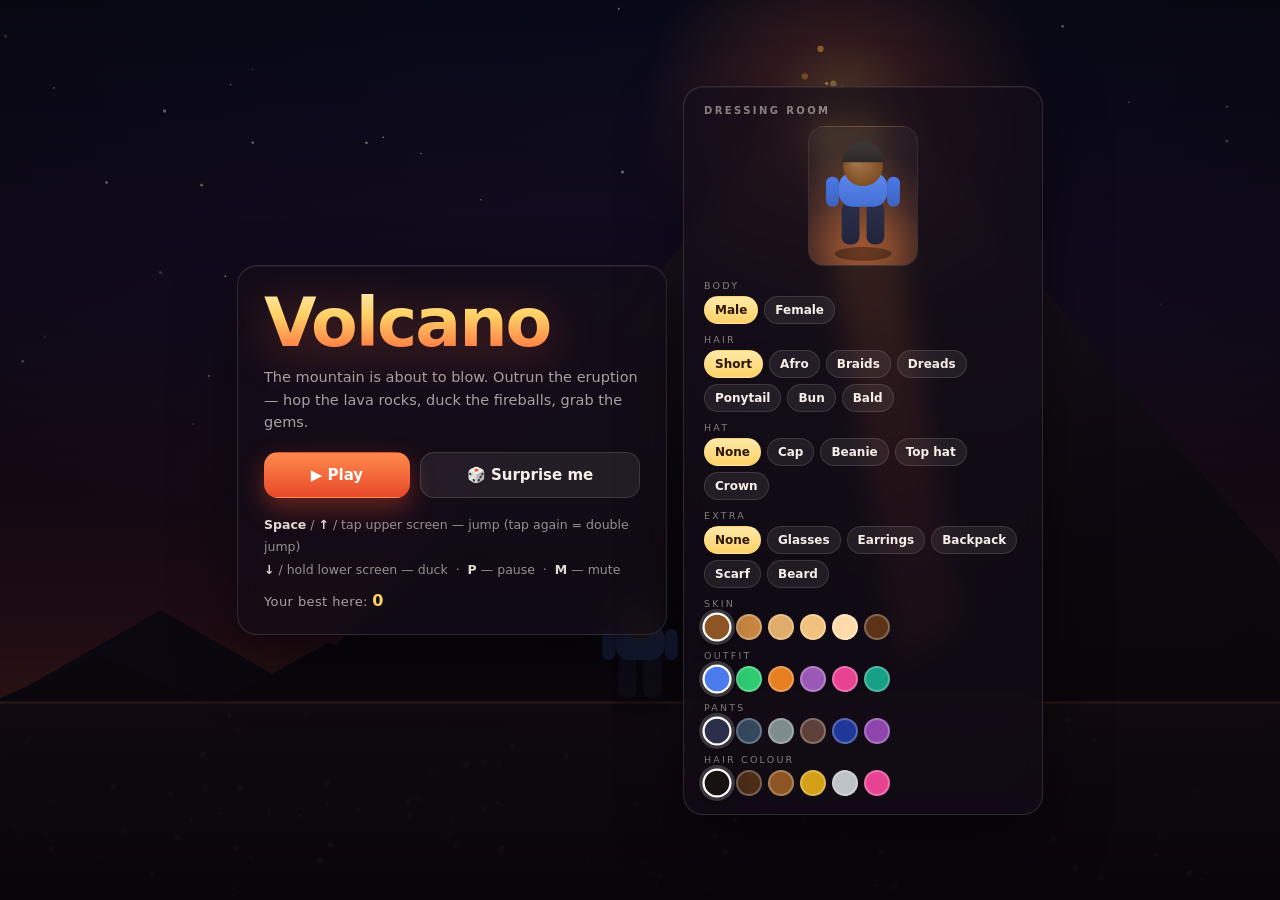
<file: index.html>
<!DOCTYPE html>
<html lang="en">
<head>
<meta charset="utf-8" />
<meta name="viewport" content="width=device-width, initial-scale=1, viewport-fit=cover" />
<meta name="theme-color" content="#0b0710" />
<title>Volcano</title>
<meta name="description" content="Volcano — an endless eruption runner on start.ng. Dodge the rocks, duck the fireballs and grab the gems before the mountain blows." />
<link rel="icon" href="favicon.png" />
<link rel="apple-touch-icon" href="favicon.png" />
<link rel="stylesheet" href="styles.css" />
</head>
<body>
<main id="stage">
  <canvas id="game" aria-label="Volcano game canvas"></canvas>

  <!-- ===================== in-game HUD ===================== -->
  <header id="hud" class="hidden">
    <div class="hud-group">
      <div class="stat">
        <span id="score">0</span>
        <small>score</small>
      </div>
      <div class="stat tiny">
        <span id="bestHud">0</span>
        <small>best</small>
      </div>
    </div>
    <div class="hud-group">
      <div id="lives" class="lives" aria-label="lives"></div>
      <button id="pauseBtn" class="icon-btn" type="button" title="Pause (P)">❚❚</button>
      <button id="muteBtn" class="icon-btn" type="button" title="Mute (M)">🔊</button>
    </div>
  </header>

  <!-- ===================== start menu ====================== -->
  <section id="menu" class="overlay">
    <div class="panel">
      <h1>Volcano</h1>
      <p class="tag">The mountain is about to blow. Outrun the eruption — hop the lava rocks, duck the fireballs, grab the gems.</p>

      <!-- who is playing, from start.ng -->
      <div id="playerChip" class="pchip hidden">
        <img id="playerFace" alt="" />
        <div class="pinfo">
          <b id="playerName"></b>
          <span id="playerAccount"></span>
        </div>
        <button id="playerSignIn" class="btn mini hidden" type="button">Sign in</button>
      </div>
      <p id="playerNote" class="pnote hidden">You run as your start.ng character.</p>

      <div class="btn-row">
        <button id="playBtn" class="btn primary" type="button">▶ Play</button>
        <button id="randomBtn" class="btn ghost" type="button">🎲 Surprise me</button>
      </div>
      <p class="hint">
        <strong>Space</strong> / <strong>↑</strong> / tap upper screen — jump (tap again = double jump)<br />
        <strong>↓</strong> / hold lower screen — duck &nbsp;·&nbsp; <strong>P</strong> — pause &nbsp;·&nbsp; <strong>M</strong> — mute
      </p>
      <p class="best-line">Your best here: <strong id="menuBest">0</strong></p>

      <div id="boardWrap" class="board hidden">
        <h3>Top runs <small id="boardScope">start.ng</small></h3>
        <ol id="board"></ol>
        <button id="boardRefresh" class="linky" type="button">refresh</button>
      </div>
    </div>

    <div class="panel slim">
      <h3 class="slim-title">Dressing room</h3>
      <canvas id="preview" width="110" height="140" aria-label="Character preview"></canvas>
      <div id="customizer"></div>
      <button id="useStartngLook" class="btn ghost mini wide hidden" type="button">↺ Use my start.ng look</button>
    </div>
  </section>

  <!-- ===================== paused =========================== -->
  <section id="pauseOverlay" class="overlay hidden">
    <div class="panel narrow">
      <h2>Paused</h2>
      <p class="tag">Catch your breath — the lava is patient.</p>
      <div class="btn-row column">
        <button id="resumeBtn" class="btn primary" type="button">▶ Resume</button>
        <button id="restartBtn" class="btn ghost" type="button">↻ Restart</button>
        <button id="quitBtn" class="btn ghost" type="button">⌂ Main menu</button>
      </div>
    </div>
  </section>

  <!-- ===================== game over ======================== -->
  <section id="overOverlay" class="overlay hidden">
    <div class="panel narrow">
      <h2>The mountain won</h2>
      <p id="newBest" class="badge hidden">★ New best score ★</p>
      <div class="final-stats">
        <div class="stat">
          <span id="finalScore">0</span>
          <small>score</small>
        </div>
        <div class="stat tiny">
          <span id="finalBest">0</span>
          <small>best</small>
        </div>
      </div>
      <p id="scoreMsg" class="msg hidden"></p>
      <div class="btn-row column">
        <button id="againBtn" class="btn primary" type="button">↻ Run again</button>
        <button id="menuBtn" class="btn ghost" type="button">⌂ Main menu</button>
        <button id="signInBtn" class="btn ghost mini hidden" type="button">Sign in to save your score</button>
      </div>
      <div id="finalBoardWrap" class="board hidden">
        <h3>Top runs <small>start.ng</small></h3>
        <ol id="finalBoard"></ol>
      </div>
    </div>
  </section>
</main>

<script src="startng.js"></script>
<script src="game.js"></script>
</body>
</html>
</file>
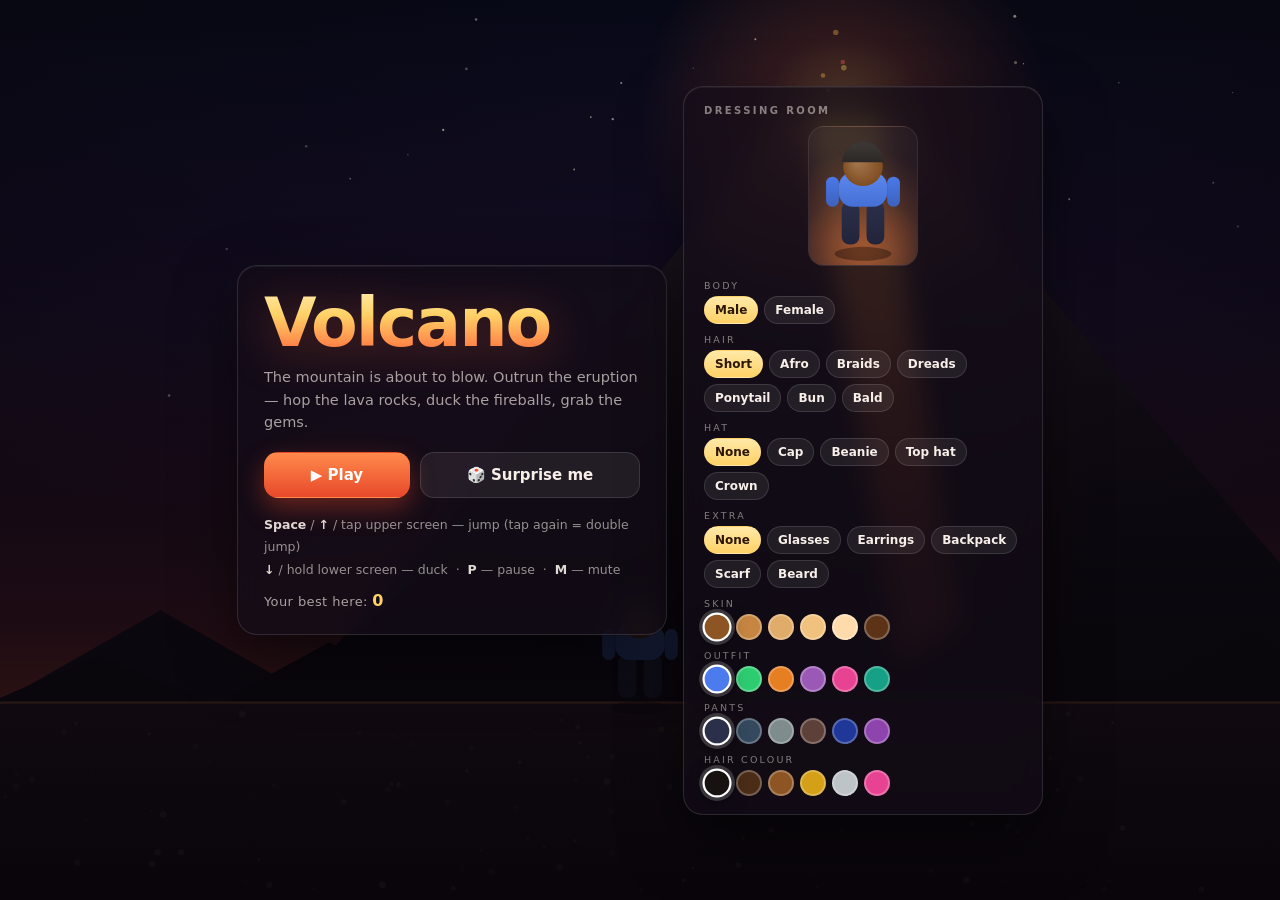
<file: play.html>
<!DOCTYPE html>
<html lang="en">
<head>
<meta charset="utf-8" />
<meta name="viewport" content="width=device-width, initial-scale=1, viewport-fit=cover" />
<meta name="theme-color" content="#0b0710" />
<title>Volcano</title>
<meta name="description" content="Volcano — an endless eruption runner on start.ng. Dodge the rocks, duck the fireballs and grab the gems before the mountain blows." />
<link rel="icon" href="favicon.png" />
<link rel="apple-touch-icon" href="favicon.png" />
<style>
/* =========================================================================
   VOLCANO — styles
   ========================================================================= */

:root {
  --bg: #0b0710;
  --panel: rgba(20, 13, 24, 0.72);
  --panel-solid: #140d18;
  --border: rgba(255, 255, 255, 0.12);
  --text: #f7efe8;
  --muted: rgba(247, 239, 232, 0.66);
  --accent: #ff6b3d;
  --accent-2: #ffd166;
  --danger: #ff5c7a;
  --radius: 20px;
}

* { box-sizing: border-box; }

html, body {
  margin: 0;
  padding: 0;
  height: 100%;
  background: var(--bg);
  color: var(--text);
  overflow: hidden;
  font-family: ui-sans-serif, system-ui, -apple-system, "Segoe UI", Roboto,
    "Helvetica Neue", Arial, sans-serif;
  -webkit-font-smoothing: antialiased;
  -webkit-tap-highlight-color: transparent;
  user-select: none;
}

#stage { position: fixed; inset: 0; }

#game {
  display: block;
  width: 100%;
  height: 100%;
  touch-action: none;
}

/* -------------------------------------------------------------- HUD ---- */
#hud {
  position: absolute;
  inset: 0 0 auto 0;
  display: flex;
  align-items: flex-start;
  justify-content: space-between;
  gap: 12px;
  padding: calc(12px + env(safe-area-inset-top)) calc(14px + env(safe-area-inset-right))
           12px calc(14px + env(safe-area-inset-left));
  pointer-events: none;
  z-index: 3;
}

.hud-group { display: flex; align-items: center; gap: 10px; }

.stat { display: flex; flex-direction: column; line-height: 1; }
.stat span {
  font-size: clamp(26px, 4.4vw, 40px);
  font-weight: 800;
  letter-spacing: -1px;
  font-variant-numeric: tabular-nums;
  text-shadow: 0 2px 14px rgba(0, 0, 0, 0.6);
}
.stat small {
  font-size: 10px;
  letter-spacing: 2.4px;
  text-transform: uppercase;
  color: var(--muted);
  margin-top: 4px;
}
.stat.tiny span { font-size: clamp(15px, 2.4vw, 20px); font-weight: 700; }
.stat.tiny small { font-size: 9px; }

.lives { display: flex; gap: 4px; font-size: clamp(18px, 2.6vw, 24px); }
.heart { color: var(--danger); text-shadow: 0 0 14px rgba(255, 92, 122, 0.7); transition: opacity .2s; }
.heart.lost { opacity: 0.22; text-shadow: none; }

.icon-btn {
  pointer-events: auto;
  width: 40px;
  height: 40px;
  font-size: 15px;
  color: var(--text);
  background: rgba(255, 255, 255, 0.09);
  border: 1px solid var(--border);
  border-radius: 12px;
  cursor: pointer;
  display: inline-flex;
  align-items: center;
  justify-content: center;
  transition: background .15s, transform .1s;
}
.icon-btn:hover { background: rgba(255, 255, 255, 0.16); }
.icon-btn:active { transform: scale(0.94); }

/* --------------------------------------------------------- overlays ---- */
.overlay {
  position: absolute;
  inset: 0;
  z-index: 2;
  display: flex;
  flex-wrap: wrap;
  align-items: center;
  justify-content: center;
  gap: 16px;
  padding: 24px 18px calc(24px + env(safe-area-inset-bottom));
  overflow-y: auto;
  background:
    radial-gradient(120% 80% at 50% 8%, rgba(10, 6, 14, 0.25), rgba(8, 5, 11, 0.78) 70%);
}

.panel {
  position: relative;
  width: min(430px, 100%);
  padding: 24px 26px;
  background: var(--panel);
  border: 1px solid var(--border);
  border-radius: var(--radius);
  box-shadow: 0 24px 60px rgba(0, 0, 0, 0.5), inset 0 1px 0 rgba(255, 255, 255, 0.06);
  backdrop-filter: blur(12px);
  -webkit-backdrop-filter: blur(12px);
}
.panel.slim { width: min(360px, 100%); padding: 18px 20px; }
.panel.narrow { width: min(340px, 100%); text-align: center; }

h1 {
  margin: 0 0 10px;
  font-size: clamp(40px, 8.6vw, 68px);
  line-height: 0.98;
  letter-spacing: -2px;
  font-weight: 800;
  background: linear-gradient(180deg, #ffe9a8 0%, var(--accent-2) 38%, var(--accent) 100%);
  -webkit-background-clip: text;
  background-clip: text;
  color: transparent;
  filter: drop-shadow(0 6px 24px rgba(255, 107, 61, 0.35));
}

h2 { margin: 0 0 8px; font-size: 26px; letter-spacing: -0.5px; }

.tag { margin: 0 0 18px; font-size: 14.5px; line-height: 1.55; color: var(--muted); }
.hint { margin: 16px 0 0; font-size: 12.5px; line-height: 1.8; color: rgba(247, 239, 232, 0.58); }
.hint strong { color: rgba(247, 239, 232, 0.9); font-weight: 600; }
.best-line { margin: 10px 0 0; font-size: 13px; color: var(--muted); letter-spacing: 0.4px; }
.best-line strong { color: var(--accent-2); font-size: 16px; }

.badge {
  display: inline-block;
  margin: 0 0 14px;
  padding: 6px 12px;
  font-size: 12px;
  font-weight: 700;
  letter-spacing: 1px;
  text-transform: uppercase;
  color: #2b1607;
  background: linear-gradient(180deg, #ffe9a8, var(--accent-2));
  border-radius: 999px;
  box-shadow: 0 6px 18px rgba(255, 209, 102, 0.35);
}

.btn-row { display: flex; flex-wrap: wrap; gap: 10px; }
.btn-row.column { flex-direction: column; }
.btn {
  flex: 1 1 auto;
  min-width: 140px;
  padding: 13px 18px;
  font-size: 15px;
  font-weight: 700;
  font-family: inherit;
  color: var(--text);
  border: 1px solid transparent;
  border-radius: 14px;
  cursor: pointer;
  transition: transform .1s, box-shadow .15s, background .15s;
}
.btn:active { transform: translateY(1px) scale(0.99); }
.btn.primary {
  color: #fff;
  background: linear-gradient(180deg, #ff8a4c, #e8482a);
  box-shadow: 0 10px 26px rgba(232, 72, 42, 0.4);
}
.btn.primary:hover { box-shadow: 0 12px 30px rgba(232, 72, 42, 0.55); }
.btn.ghost {
  background: rgba(255, 255, 255, 0.07);
  border-color: var(--border);
}
.btn.ghost:hover { background: rgba(255, 255, 255, 0.13); }

.final-stats {
  display: flex;
  justify-content: center;
  gap: 26px;
  margin: 12px 0 20px;
}
.final-stats .stat { align-items: center; }

/* ------------------------------------------------------- customizer ---- */
#preview {
  display: block;
  width: 110px;
  height: 140px;
  margin: 0 auto 14px;
  border-radius: 16px;
  background:
    radial-gradient(90% 60% at 50% 92%, rgba(255, 130, 60, 0.28), rgba(255, 130, 60, 0) 70%),
    rgba(255, 255, 255, 0.04);
  border: 1px solid rgba(255, 255, 255, 0.08);
}

#customizer { display: flex; flex-direction: column; gap: 10px; }

.crow { display: flex; flex-direction: column; gap: 5px; }
.clabel {
  font-size: 9.5px;
  letter-spacing: 2.2px;
  text-transform: uppercase;
  color: rgba(247, 239, 232, 0.5);
}
.copts { display: flex; flex-wrap: wrap; gap: 6px; }

.opt {
  padding: 6px 10px;
  font-size: 12px;
  font-weight: 600;
  font-family: inherit;
  color: var(--text);
  background: rgba(255, 255, 255, 0.07);
  border: 1px solid var(--border);
  border-radius: 999px;
  cursor: pointer;
  transition: background .12s, border-color .12s, color .12s;
}
.opt:hover { background: rgba(255, 255, 255, 0.14); }
.opt.on {
  color: #2b1607;
  background: linear-gradient(180deg, #ffe9a8, var(--accent-2));
  border-color: transparent;
}

.sw {
  width: 26px;
  height: 26px;
  padding: 0;
  border-radius: 50%;
  border: 2px solid rgba(255, 255, 255, 0.25);
  cursor: pointer;
  transition: transform .12s, box-shadow .12s, border-color .12s;
}
.sw:hover { transform: scale(1.08); }
.sw.on {
  border-color: #fff;
  transform: scale(1.12);
  box-shadow: 0 0 0 3px rgba(255, 255, 255, 0.18), 0 4px 14px rgba(0, 0, 0, 0.5);
}

/* --------------------------------------------------------- start.ng ---- */
.pchip {
  display: flex;
  align-items: center;
  gap: 10px;
  margin: 0 0 14px;
  padding: 8px 12px 8px 8px;
  background: rgba(255, 255, 255, 0.06);
  border: 1px solid var(--border);
  border-radius: 999px;
}
.pchip img {
  width: 42px;
  height: 42px;
  border-radius: 50%;
  background: rgba(255, 255, 255, 0.09);
  object-fit: cover;
  flex: 0 0 auto;
}
.pchip .pinfo { min-width: 0; flex: 1 1 auto; }
.pchip b {
  display: block;
  font-size: 15px;
  line-height: 1.2;
  white-space: nowrap;
  overflow: hidden;
  text-overflow: ellipsis;
}
.pchip span { font-size: 11.5px; color: var(--muted); }
.pnote {
  margin: -8px 0 14px;
  font-size: 11.5px;
  letter-spacing: 0.3px;
  color: rgba(247, 239, 232, 0.5);
}

.btn.mini { padding: 8px 12px; font-size: 12.5px; min-width: 0; border-radius: 999px; }
.btn.wide { width: 100%; margin-top: 12px; }

.msg {
  margin: 0 0 16px;
  font-size: 12.5px;
  line-height: 1.5;
  color: var(--accent-2);
}

.slim-title {
  margin: 0 0 10px;
  font-size: 10px;
  letter-spacing: 2.4px;
  text-transform: uppercase;
  color: rgba(247, 239, 232, 0.5);
  font-weight: 600;
}

.board { margin-top: 16px; padding-top: 14px; border-top: 1px solid var(--border); text-align: left; }
.board h3 {
  margin: 0 0 10px;
  font-size: 10px;
  letter-spacing: 2.4px;
  text-transform: uppercase;
  color: rgba(247, 239, 232, 0.5);
  font-weight: 600;
}
.board h3 small { letter-spacing: 1px; opacity: 0.7; text-transform: none; }
.board ol { list-style: none; margin: 0; padding: 0; display: flex; flex-direction: column; gap: 6px; }

.brow {
  display: grid;
  grid-template-columns: 10px 32px 1fr auto;
  align-items: center;
  gap: 8px;
  padding: 6px 8px;
  border-radius: 10px;
  background: rgba(255, 255, 255, 0.04);
  font-size: 13px;
}
.brow.me { background: rgba(255, 209, 102, 0.14); box-shadow: inset 0 0 0 1px rgba(255, 209, 102, 0.35); }
.bdot { width: 10px; height: 10px; border-radius: 50%; display: block; }
.brank { font-size: 11px; font-weight: 700; color: var(--muted); font-variant-numeric: tabular-nums; }
.bname { white-space: nowrap; overflow: hidden; text-overflow: ellipsis; font-weight: 600; }
.bval { font-variant-numeric: tabular-nums; color: var(--accent-2); }
.bsub { grid-column: 3 / 5; font-size: 10.5px; color: rgba(247, 239, 232, 0.45); }

.linky {
  margin-top: 10px;
  padding: 0;
  font: inherit;
  font-size: 11px;
  color: rgba(247, 239, 232, 0.5);
  background: none;
  border: 0;
  text-decoration: underline;
  cursor: pointer;
}
.linky:hover { color: var(--text); }

/* ------------------------------------------------------------ utils ---- */
.hidden { display: none !important; }

@media (max-width: 820px) {
  .overlay { align-items: flex-start; justify-content: center; padding-top: 4vh; }
  .panel { padding: 18px 18px; }
  h1 { margin-bottom: 6px; }
  .tag { margin-bottom: 14px; font-size: 13.5px; }
  .hint { font-size: 11.5px; }
  #preview { width: 92px; height: 116px; }
}

@media (max-height: 520px) {
  .hint { display: none; }
  #preview { display: none; }
}

</style>
</head>
<body>
<main id="stage">
  <canvas id="game" aria-label="Volcano game canvas"></canvas>

  <!-- ===================== in-game HUD ===================== -->
  <header id="hud" class="hidden">
    <div class="hud-group">
      <div class="stat">
        <span id="score">0</span>
        <small>score</small>
      </div>
      <div class="stat tiny">
        <span id="bestHud">0</span>
        <small>best</small>
      </div>
    </div>
    <div class="hud-group">
      <div id="lives" class="lives" aria-label="lives"></div>
      <button id="pauseBtn" class="icon-btn" type="button" title="Pause (P)">❚❚</button>
      <button id="muteBtn" class="icon-btn" type="button" title="Mute (M)">🔊</button>
    </div>
  </header>

  <!-- ===================== start menu ====================== -->
  <section id="menu" class="overlay">
    <div class="panel">
      <h1>Volcano</h1>
      <p class="tag">The mountain is about to blow. Outrun the eruption — hop the lava rocks, duck the fireballs, grab the gems.</p>

      <!-- who is playing, from start.ng -->
      <div id="playerChip" class="pchip hidden">
        <img id="playerFace" alt="" />
        <div class="pinfo">
          <b id="playerName"></b>
          <span id="playerAccount"></span>
        </div>
        <button id="playerSignIn" class="btn mini hidden" type="button">Sign in</button>
      </div>
      <p id="playerNote" class="pnote hidden">You run as your start.ng character.</p>

      <div class="btn-row">
        <button id="playBtn" class="btn primary" type="button">▶ Play</button>
        <button id="randomBtn" class="btn ghost" type="button">🎲 Surprise me</button>
      </div>
      <p class="hint">
        <strong>Space</strong> / <strong>↑</strong> / tap upper screen — jump (tap again = double jump)<br />
        <strong>↓</strong> / hold lower screen — duck &nbsp;·&nbsp; <strong>P</strong> — pause &nbsp;·&nbsp; <strong>M</strong> — mute
      </p>
      <p class="best-line">Your best here: <strong id="menuBest">0</strong></p>

      <div id="boardWrap" class="board hidden">
        <h3>Top runs <small id="boardScope">start.ng</small></h3>
        <ol id="board"></ol>
        <button id="boardRefresh" class="linky" type="button">refresh</button>
      </div>
    </div>

    <div class="panel slim">
      <h3 class="slim-title">Dressing room</h3>
      <canvas id="preview" width="110" height="140" aria-label="Character preview"></canvas>
      <div id="customizer"></div>
      <button id="useStartngLook" class="btn ghost mini wide hidden" type="button">↺ Use my start.ng look</button>
    </div>
  </section>

  <!-- ===================== paused =========================== -->
  <section id="pauseOverlay" class="overlay hidden">
    <div class="panel narrow">
      <h2>Paused</h2>
      <p class="tag">Catch your breath — the lava is patient.</p>
      <div class="btn-row column">
        <button id="resumeBtn" class="btn primary" type="button">▶ Resume</button>
        <button id="restartBtn" class="btn ghost" type="button">↻ Restart</button>
        <button id="quitBtn" class="btn ghost" type="button">⌂ Main menu</button>
      </div>
    </div>
  </section>

  <!-- ===================== game over ======================== -->
  <section id="overOverlay" class="overlay hidden">
    <div class="panel narrow">
      <h2>The mountain won</h2>
      <p id="newBest" class="badge hidden">★ New best score ★</p>
      <div class="final-stats">
        <div class="stat">
          <span id="finalScore">0</span>
          <small>score</small>
        </div>
        <div class="stat tiny">
          <span id="finalBest">0</span>
          <small>best</small>
        </div>
      </div>
      <p id="scoreMsg" class="msg hidden"></p>
      <div class="btn-row column">
        <button id="againBtn" class="btn primary" type="button">↻ Run again</button>
        <button id="menuBtn" class="btn ghost" type="button">⌂ Main menu</button>
        <button id="signInBtn" class="btn ghost mini hidden" type="button">Sign in to save your score</button>
      </div>
      <div id="finalBoardWrap" class="board hidden">
        <h3>Top runs <small>start.ng</small></h3>
        <ol id="finalBoard"></ol>
      </div>
    </div>
  </section>
</main>

<script>
/* =========================================================================
   startng.js — talks to start.ng for the game Volcano
   -------------------------------------------------------------------------
   start.ng is the backend: it says who is playing (and what their character
   looks like), keeps the leaderboard, and hosts the game.

   This file uses the connect page (a hidden https://start.ng/connect iframe
   that answers postMessage). Every reply is checked for its origin, so only
   start.ng can answer. If start.ng never answers (opened as a local file, or
   offline) every call resolves to null and the game carries on with its own
   local look — the game must always be playable without a player.
   ========================================================================= */
(function () {
  'use strict';

  const START_NG = 'https://start.ng';
  const API = 'https://api.start.ng';

  // Our game's name / address. On volcano.start.ng this is "volcano".
  const hostLabel = (location.hostname || '').split('.')[0];
  const GAME = /^[a-z][a-z0-9-]*$/i.test(hostLabel) && hostLabel !== 'localhost' && hostLabel !== '127'
    ? hostLabel.toLowerCase()
    : 'volcano';

  /* ----------------------------------------------------------- style ---- */
  const HAIRS = ['short', 'afro', 'braids', 'bun', 'ponytail', 'dreads', 'bald'];
  const HATS = ['none', 'cap', 'beanie', 'tophat', 'crown'];
  const ACCESSORIES = ['none', 'glasses', 'earrings', 'beard', 'scarf', 'backpack'];
  const BODIES = ['female', 'male'];

  const FALLBACK_STYLE = {
    body: 'male',
    primaryColor: '#4b7bec',
    secondaryColor: '#2b2f4a',
    skinColor: '#8d5524',
    hairColor: '#17120f',
    hair: 'short',
    hat: 'none',
    accessory: 'none',
  };

  // "#abc" -> "#aabbcc"; anything unusable -> null
  function hex(value) {
    if (typeof value !== 'string') return null;
    const v = value.trim().toLowerCase();
    if (/^#[0-9a-f]{6}$/.test(v)) return v;
    if (/^#[0-9a-f]{3}$/.test(v)) return '#' + v[1] + v[1] + v[2] + v[2] + v[3] + v[3];
    return null;
  }

  const oneOf = (list, value, fallback) => (list.indexOf(value) !== -1 ? value : fallback);

  // start.ng may add options later, so anything unknown falls back.
  function normalizeStyle(style) {
    const out = Object.assign({}, FALLBACK_STYLE);
    if (!style || typeof style !== 'object') return out;
    out.body = oneOf(BODIES, style.body, out.body);
    out.hair = oneOf(HAIRS, style.hair, out.hair);
    out.hat = oneOf(HATS, style.hat, out.hat);
    out.accessory = oneOf(ACCESSORIES, style.accessory, out.accessory);
    ['skinColor', 'primaryColor', 'secondaryColor', 'hairColor'].forEach(function (key) {
      const h = hex(style[key]);
      if (h) out[key] = h;
    });
    return out;
  }

  /* -------------------------------------------------------- connect ----- */
  let framePromise = null;

  function connectFrame() {
    if (!framePromise) {
      framePromise = new Promise(function (resolve, reject) {
        const el = document.createElement('iframe');
        el.src = START_NG + '/connect';
        el.hidden = true;
        el.title = 'start.ng';
        el.setAttribute('aria-hidden', 'true');
        el.style.cssText = 'position:absolute;width:0;height:0;border:0;visibility:hidden';
        const timer = setTimeout(function () { reject(new Error('start.ng connect page did not load')); }, 8000);
        el.onload = function () { clearTimeout(timer); resolve(el); };
        el.onerror = function () { clearTimeout(timer); reject(new Error('start.ng connect page failed')); };
        (document.body || document.documentElement).appendChild(el);
      });
      // let a later call try again if this attempt failed
      framePromise.catch(function () { framePromise = null; });
    }
    return framePromise;
  }

  // Sends a message and resolves to start.ng's reply, or null if it didn't answer.
  async function askStartNg(message, replyType, timeoutMs) {
    let el;
    try {
      el = await connectFrame();
    } catch (e) {
      return null;
    }
    return new Promise(function (resolve) {
      const requestId = Math.random().toString(36).slice(2);
      let settled = false;
      const done = function (reply) {
        if (settled) return;
        settled = true;
        clearTimeout(timer);
        window.removeEventListener('message', onMessage);
        resolve(reply);
      };
      const timer = setTimeout(function () {
        done(null);
      }, timeoutMs || 6000);
      function onMessage(e) {
        if (e.origin !== START_NG || e.source !== el.contentWindow) return;
        if (e.data && e.data.type === replyType && e.data.requestId === requestId) done(e.data);
      }
      window.addEventListener('message', onMessage);
      try {
        el.contentWindow.postMessage(Object.assign({ requestId: requestId }, message), START_NG);
      } catch (err) {
        done(null);
      }
    });
  }

  /* ----------------------------------------------------------- state ---- */
  const StartNG = {
    GAME: GAME,
    API: API,

    ready: false,        // true once start.ng has answered (or timed out)
    online: false,       // true when start.ng actually answered
    signedIn: false,
    player: null,        // { id, name, account, style, face } — signed-in players only
    guest: null,         // { name, style, face } — start.ng's guest look
    look: null,          // the style the game should draw right now (player, else guest)
    onChange: null,      // the game sets this to hear about identity changes
  };

  function identityKey() {
    const p = StartNG.player;
    const src = p || StartNG.guest;
    if (!src) return 'none';
    return (p ? 'user:' + p.id + ':' + p.name : 'guest') + ':' + JSON.stringify(src.style);
  }

  function emit() {
    if (typeof StartNG.onChange === 'function') {
      try { StartNG.onChange(StartNG); } catch (e) { /* never break the game */ }
    }
  }

  function readPlayer(raw, isUser) {
    if (!raw) return null;
    return {
      id: isUser ? raw.id : null,
      name: raw.name || (isUser ? 'Player' : 'Guest'),
      account: isUser ? (raw.account || '') : '',
      style: normalizeStyle(raw.style),
      face: raw.face || '',
    };
  }

  // Asks start.ng who is playing. Safe to call often: it is throttled, and a
  // timed-out answer just leaves the game on its current look.
  let inFlight = null;
  let lastAsk = 0;

  function refresh(force) {
    const now = Date.now();
    if (inFlight) return inFlight;
    if (!force && now - lastAsk < 4000) return Promise.resolve(StartNG.ready);
    lastAsk = now;

    inFlight = askStartNg({ type: 'startng:whoami' }, 'startng:user')
      .then(function (reply) {
        inFlight = null;
        if (!reply) {           // local file, offline, or not a *.start.ng address
          if (!StartNG.ready) { StartNG.ready = true; emit(); }
          return StartNG.ready;
        }
        const before = identityKey();
        StartNG.online = true;
        StartNG.player = readPlayer(reply.user, true);
        StartNG.guest = readPlayer(reply.guest, false);
        StartNG.signedIn = !!StartNG.player;
        StartNG.look = (StartNG.player || StartNG.guest) ? (StartNG.player || StartNG.guest).style : null;
        StartNG.ready = true;
        if (identityKey() !== before || !StartNG.__announced) {
          StartNG.__announced = true;
          emit();
        }
        return true;
      })
      .catch(function () {
        inFlight = null;
        StartNG.ready = true;
        return StartNG.ready;
      });
    return inFlight;
  }

  function init() {
    refresh(true);
    // The player may sign in or out on start.ng while our tab is open.
    document.addEventListener('visibilitychange', function () {
      if (!document.hidden) refresh();
    });
    window.addEventListener('focus', function () { refresh(); });
    return StartNG;
  }

  /* ------------------------------------------------------- scoreboard --- */
  function signInUrl() {
    return START_NG + '/?return_to=' + encodeURIComponent(location.origin + location.pathname);
  }

  function signIn() {
    location.href = signInUrl();
  }

  // stats must match startng.json exactly: whole numbers, 0 .. 1e9.
  async function submitScore(stats) {
    if (!StartNG.ready) await refresh(true);
    if (!StartNG.signedIn) return { ok: false, error: 'Sign in to save your score' };
    const reply = await askStartNg({ type: 'startng:score', stats: stats }, 'startng:scoreSaved');
    if (!reply) return { ok: false, error: 'start.ng did not answer' };
    if (reply.ok === false) return { ok: false, error: reply.error || 'That run was not saved' };
    const result = reply.result || {};
    return {
      ok: true,
      best: result.best,
      improved: !!result.improved,
      rank: result.rank,
      stats: result.stats || stats,
    };
  }

  // Everyone can read the board, guests included. null = no answer yet.
  async function leaderboard(limit) {
    const reply = await askStartNg(
      { type: 'startng:leaderboard', limit: limit || 5 },
      'startng:leaderboardData'
    );
    if (!reply) return null;
    if (reply.ok === false) return [];
    return Array.isArray(reply.entries) ? reply.entries : [];
  }

  StartNG.init = init;
  StartNG.refresh = refresh;
  StartNG.signInUrl = signInUrl;
  StartNG.signIn = signIn;
  StartNG.submitScore = submitScore;
  StartNG.leaderboard = leaderboard;
  StartNG.normalizeStyle = normalizeStyle;

  window.StartNG = StartNG;
})();

</script>
<script>
/* =========================================================================
   VOLCANO — an endless eruption runner
   -------------------------------------------------------------------------
   Plain browser JavaScript. No build step, no dependencies, no assets.
   Files: index.html · styles.css · game.js   (open index.html to play)

   Controls
     Space / ↑ / W / tap upper screen ....... jump (tap again = double jump)
     ↓ / S / hold lower screen ............. duck (in air: fast fall)
     P or Esc .............................. pause · M = mute
   ========================================================================= */
(function () {
  'use strict';

  /* ------------------------------------------------------------------ */
  /* tiny helpers                                                       */
  /* ------------------------------------------------------------------ */
  const TAU = Math.PI * 2;
  const clamp = (v, a, b) => (v < a ? a : v > b ? b : v);
  const rand = (a, b) => a + Math.random() * (b - a);
  const pick = (arr) => arr[(Math.random() * arr.length) | 0];

  /* ================================================================== */
  /* 1. MODERN CHARACTER RENDERER  (roundRect · shade · drawCharacter)  */
  /* ================================================================== */

  // Rounded-rect helper (works even if the browser lacks ctx.roundRect)
  function roundRect(ctx, x, y, w, h, r) {
    if (typeof ctx.roundRect === 'function') {
      ctx.beginPath();
      ctx.roundRect(x, y, w, h, r);
      return;
    }
    const rad = Math.min(r, w / 2, h / 2);
    ctx.beginPath();
    ctx.moveTo(x + rad, y);
    ctx.arcTo(x + w, y, x + w, y + h, rad);
    ctx.arcTo(x + w, y + h, x, y + h, rad);
    ctx.arcTo(x, y + h, x, y, rad);
    ctx.arcTo(x, y, x + w, y, rad);
    ctx.closePath();
  }

  function shade(hex, amt) {
    // lighten/darken a #rrggbb by amt (-1..1)
    const n = parseInt(hex.slice(1), 16);
    let r = (n >> 16) & 255, g = (n >> 8) & 255, b = n & 255;
    r = Math.max(0, Math.min(255, Math.round(r + (amt > 0 ? (255 - r) : r) * amt)));
    g = Math.max(0, Math.min(255, Math.round(g + (amt > 0 ? (255 - g) : g) * amt)));
    b = Math.max(0, Math.min(255, Math.round(b + (amt > 0 ? (255 - b) : b) * amt)));
    return `rgb(${r},${g},${b})`;
  }

  function drawCharacter(ctx, x, y, w, h, s) {
    s = s || {};
    const skin = s.skinColor || '#8d5524';
    const primary = s.primaryColor || '#4b7bec';
    const secondary = s.secondaryColor || '#2b2f4a';
    const hairColor = s.hairColor || '#17120f';
    const body = s.body || 'male';
    const hair = s.hair || 'short';
    const hat = s.hat || 'none';
    const accessory = s.accessory || 'none';

    const headR = w * 0.28;
    const headCX = x + w / 2;
    const headCY = y + headR + 4;

    ctx.save();

    // ground shadow
    ctx.fillStyle = 'rgba(0,0,0,0.35)';
    ctx.beginPath();
    ctx.ellipse(x + w / 2, y + h + 4, w * 0.4, 7, 0, 0, Math.PI * 2);
    ctx.fill();

    // legs
    const legGrad = ctx.createLinearGradient(x, y + h * 0.55, x, y + h);
    legGrad.addColorStop(0, secondary);
    legGrad.addColorStop(1, shade(secondary, -0.25));
    ctx.fillStyle = legGrad;
    if (body === 'female') {
      roundRect(ctx, x + w * 0.22, y + h * 0.55, w * 0.56, h * 0.4, 10);
      ctx.fill();
    } else {
      roundRect(ctx, x + w * 0.2, y + h * 0.55, w * 0.25, h * 0.4, 8);
      ctx.fill();
      roundRect(ctx, x + w * 0.55, y + h * 0.55, w * 0.25, h * 0.4, 8);
      ctx.fill();
    }

    // arms
    const armGrad = ctx.createLinearGradient(x, y + h * 0.3, x, y + h * 0.6);
    armGrad.addColorStop(0, primary);
    armGrad.addColorStop(1, shade(primary, -0.2));
    ctx.fillStyle = armGrad;
    roundRect(ctx, x - w * 0.02, y + h * 0.32, w * 0.18, h * 0.28, 8);
    ctx.fill();
    roundRect(ctx, x + w * 0.84, y + h * 0.32, w * 0.18, h * 0.28, 8);
    ctx.fill();

    // torso
    const torsoGrad = ctx.createLinearGradient(x, y + h * 0.28, x, y + h * 0.6);
    torsoGrad.addColorStop(0, shade(primary, 0.1));
    torsoGrad.addColorStop(1, shade(primary, -0.1));
    ctx.fillStyle = torsoGrad;
    roundRect(ctx, x + w * 0.16, y + h * 0.28, w * 0.68, h * 0.32, 14);
    ctx.fill();

    // head with gradient for a soft 3D look
    const headGrad = ctx.createRadialGradient(
      headCX - headR * 0.3, headCY - headR * 0.3, headR * 0.1,
      headCX, headCY, headR
    );
    headGrad.addColorStop(0, shade(skin, 0.2));
    headGrad.addColorStop(1, shade(skin, -0.1));
    ctx.fillStyle = headGrad;
    ctx.beginPath();
    ctx.arc(headCX, headCY, headR, 0, Math.PI * 2);
    ctx.fill();

    // hair
    if (hair !== 'bald') {
      const hairGrad = ctx.createLinearGradient(headCX, headCY - headR, headCX, headCY + headR);
      hairGrad.addColorStop(0, shade(hairColor, 0.15));
      hairGrad.addColorStop(1, hairColor);
      ctx.fillStyle = hairGrad;
      if (hair === 'afro') {
        ctx.beginPath();
        ctx.arc(headCX, headCY - headR * 0.1, headR * 1.3, 0, Math.PI * 2);
        ctx.fill();
        ctx.fillStyle = headGrad;
        ctx.beginPath();
        ctx.arc(headCX, headCY, headR, 0, Math.PI * 2);
        ctx.fill();
      } else if (hair === 'braids' || hair === 'dreads' || hair === 'ponytail') {
        ctx.beginPath();
        ctx.arc(headCX, headCY - headR * 0.2, headR * 1.05, Math.PI, Math.PI * 2);
        ctx.fill();
        roundRect(ctx, headCX - headR * 0.95, headCY, headR * 0.22, headR * 1.5, 6);
        ctx.fill();
        roundRect(ctx, headCX + headR * 0.73, headCY, headR * 0.22, headR * 1.5, 6);
        ctx.fill();
      } else if (hair === 'bun') {
        ctx.beginPath();
        ctx.arc(headCX, headCY - headR * 0.2, headR * 1.05, Math.PI, Math.PI * 2);
        ctx.fill();
        ctx.beginPath();
        ctx.arc(headCX, headCY - headR * 1.15, headR * 0.4, 0, Math.PI * 2);
        ctx.fill();
      } else {
        ctx.beginPath();
        ctx.arc(headCX, headCY - headR * 0.2, headR * 1.05, Math.PI, Math.PI * 2);
        ctx.fill();
      }
    }

    // hat
    if (hat !== 'none') {
      const hatColor = hat === 'crown' ? '#f1c40f' : primary;
      ctx.fillStyle = hatColor;
      if (hat === 'cap') {
        ctx.beginPath();
        ctx.arc(headCX, headCY - headR * 0.35, headR * 1.05, Math.PI, Math.PI * 2);
        ctx.fill();
        roundRect(ctx, headCX, headCY - headR * 0.4, headR * 1.1, headR * 0.25, 6);
        ctx.fill();
      } else if (hat === 'beanie') {
        ctx.beginPath();
        ctx.arc(headCX, headCY - headR * 0.25, headR * 1.08, Math.PI, Math.PI * 2);
        ctx.fill();
        ctx.fillStyle = shade(hatColor, -0.2);
        roundRect(ctx, headCX - headR * 1.08, headCY - headR * 0.15, headR * 2.16, headR * 0.2, 4);
        ctx.fill();
      } else if (hat === 'tophat') {
        roundRect(ctx, headCX - headR * 0.7, headCY - headR * 1.8, headR * 1.4, headR * 1.2, 4);
        ctx.fill();
        roundRect(ctx, headCX - headR * 0.9, headCY - headR * 0.7, headR * 1.8, headR * 0.25, 4);
        ctx.fill();
      } else if (hat === 'crown') {
        ctx.beginPath();
        ctx.moveTo(headCX - headR * 0.8, headCY - headR * 0.9);
        ctx.lineTo(headCX - headR * 0.4, headCY - headR * 1.5);
        ctx.lineTo(headCX, headCY - headR * 0.9);
        ctx.lineTo(headCX + headR * 0.4, headCY - headR * 1.5);
        ctx.lineTo(headCX + headR * 0.8, headCY - headR * 0.9);
        ctx.closePath();
        ctx.fill();
      }
    }

    // accessory
    if (accessory === 'glasses') {
      ctx.strokeStyle = '#1a1a1a';
      ctx.lineWidth = 2.5;
      roundRect(ctx, headCX - headR * 0.6, headCY - headR * 0.1, headR * 0.5, headR * 0.4, 4);
      ctx.stroke();
      roundRect(ctx, headCX + headR * 0.1, headCY - headR * 0.1, headR * 0.5, headR * 0.4, 4);
      ctx.stroke();
    } else if (accessory === 'earrings') {
      ctx.fillStyle = '#f1c40f';
      ctx.beginPath();
      ctx.arc(headCX - headR * 0.9, headCY + headR * 0.3, 2.5, 0, Math.PI * 2);
      ctx.arc(headCX + headR * 0.9, headCY + headR * 0.3, 2.5, 0, Math.PI * 2);
      ctx.fill();
    } else if (accessory === 'backpack') {
      ctx.fillStyle = shade(secondary, -0.1);
      roundRect(ctx, x + w * 0.3, y + h * 0.32, w * 0.4, h * 0.22, 8);
      ctx.fill();
    } else if (accessory === 'scarf') {
      ctx.fillStyle = '#e74c3c';
      roundRect(ctx, x + w * 0.2, y + h * 0.27, w * 0.6, h * 0.09, 6);
      ctx.fill();
    } else if (accessory === 'beard') {
      ctx.fillStyle = hairColor;
      ctx.beginPath();
      ctx.arc(headCX, headCY + headR * 0.3, headR * 0.7, 0, Math.PI);
      ctx.fill();
    }

    ctx.restore();
  }

  /* ================================================================== */
  /* 2. DOM + CANVAS                                                    */
  /* ================================================================== */
  const canvas = document.getElementById('game');
  const ctx = canvas.getContext('2d');
  const preview = document.getElementById('preview');
  const pctx = preview ? preview.getContext('2d') : null;

  const el = {
    score: document.getElementById('score'),
    bestHud: document.getElementById('bestHud'),
    lives: document.getElementById('lives'),
    pauseBtn: document.getElementById('pauseBtn'),
    muteBtn: document.getElementById('muteBtn'),
    hud: document.getElementById('hud'),
    menu: document.getElementById('menu'),
    menuBest: document.getElementById('menuBest'),
    playBtn: document.getElementById('playBtn'),
    randomBtn: document.getElementById('randomBtn'),
    customizer: document.getElementById('customizer'),
    pauseOverlay: document.getElementById('pauseOverlay'),
    resumeBtn: document.getElementById('resumeBtn'),
    restartBtn: document.getElementById('restartBtn'),
    quitBtn: document.getElementById('quitBtn'),
    overOverlay: document.getElementById('overOverlay'),
    finalScore: document.getElementById('finalScore'),
    finalBest: document.getElementById('finalBest'),
    newBest: document.getElementById('newBest'),
    againBtn: document.getElementById('againBtn'),
    menuBtn: document.getElementById('menuBtn'),
    // start.ng player + leaderboard
    playerChip: document.getElementById('playerChip'),
    playerFace: document.getElementById('playerFace'),
    playerName: document.getElementById('playerName'),
    playerAccount: document.getElementById('playerAccount'),
    playerSignIn: document.getElementById('playerSignIn'),
    playerNote: document.getElementById('playerNote'),
    useStartngLook: document.getElementById('useStartngLook'),
    boardWrap: document.getElementById('boardWrap'),
    board: document.getElementById('board'),
    boardRefresh: document.getElementById('boardRefresh'),
    finalBoardWrap: document.getElementById('finalBoardWrap'),
    finalBoard: document.getElementById('finalBoard'),
    scoreMsg: document.getElementById('scoreMsg'),
    signInBtn: document.getElementById('signInBtn'),
  };

  let W = 0, H = 0, DPR = 1, groundY = 0;
  const game = {
    scene: 'menu',      // menu | playing | paused | over
    t: 0,
    scroll: 0,
    speed: 330,
    distance: 0,
    score: 0,
    gemsCollected: 0,
    lives: 3,
    invuln: 0,
    shake: 0,
    flash: 0,
    spawnT: 1.1,
    gemT: 3.5,
    dustT: 0,
    best: 0,
  };

  const player = {
    x: 0, h: 80, w: 53, hgt: 0, vy: 0,
    onGround: true, jumps: 0, ducking: false,
  };

  const obstacles = [];   // rocks + fireballs
  const gems = [];        // collectibles
  const particles = [];   // embers, dust, sparks
  const stars = [];
  const speckles = [];    // ground texture

  /* ================================================================== */
  /* 3. CHARACTER LOOK + SAVE                                           */
  /* ================================================================== */
  const DEFAULT_LOOK = {
    skinColor: '#8d5524',
    primaryColor: '#4b7bec',
    secondaryColor: '#2b2f4a',
    hairColor: '#17120f',
    body: 'male',
    hair: 'short',
    hat: 'none',
    accessory: 'none',
  };
  const look = Object.assign({}, DEFAULT_LOOK);

  const SKINS = ['#8d5524', '#c68642', '#e0ac69', '#f1c27d', '#ffdbac', '#5c3317'];
  const OUTFITS = ['#4b7bec', '#2ecc71', '#e67e22', '#9b59b6', '#e84393', '#16a085'];
  const PANTS = ['#2b2f4a', '#34495e', '#7f8c8d', '#5d4037', '#1e3799', '#8e44ad'];
  const HAIRCOLS = ['#17120f', '#4a2c17', '#8d5524', '#d4a017', '#bdc3c7', '#e84393'];

  const CUSTOM_GROUPS = [
    { key: 'body', label: 'Body', type: 'choice', options: [['male', 'Male'], ['female', 'Female']] },
    {
      key: 'hair', label: 'Hair', type: 'choice',
      options: [['short', 'Short'], ['afro', 'Afro'], ['braids', 'Braids'], ['dreads', 'Dreads'],
                ['ponytail', 'Ponytail'], ['bun', 'Bun'], ['bald', 'Bald']],
    },
    {
      key: 'hat', label: 'Hat', type: 'choice',
      options: [['none', 'None'], ['cap', 'Cap'], ['beanie', 'Beanie'], ['tophat', 'Top hat'], ['crown', 'Crown']],
    },
    {
      key: 'accessory', label: 'Extra', type: 'choice',
      options: [['none', 'None'], ['glasses', 'Glasses'], ['earrings', 'Earrings'],
                ['backpack', 'Backpack'], ['scarf', 'Scarf'], ['beard', 'Beard']],
    },
    { key: 'skinColor', label: 'Skin', type: 'swatch', options: SKINS },
    { key: 'primaryColor', label: 'Outfit', type: 'swatch', options: OUTFITS },
    { key: 'secondaryColor', label: 'Pants', type: 'swatch', options: PANTS },
    { key: 'hairColor', label: 'Hair colour', type: 'swatch', options: HAIRCOLS },
  ];

  const SAVE_KEY = 'volcano.save.v1';

  function save() {
    try {
      localStorage.setItem(SAVE_KEY, JSON.stringify({ look: look, best: game.best, muted: muted }));
    } catch (e) { /* private mode — no problem */ }
  }

  function load() {
    try {
      const raw = localStorage.getItem(SAVE_KEY);
      if (!raw) return;
      const data = JSON.parse(raw);
      if (data.look) Object.assign(look, data.look);
      if (typeof data.best === 'number') game.best = data.best;
      if (typeof data.muted === 'boolean') muted = data.muted;
    } catch (e) { /* ignore corrupt save */ }
  }

  /* ================================================================== */
  /* 4. AUDIO (tiny WebAudio blips — no files needed)                   */
  /* ================================================================== */
  let audio = null;
  let muted = false;

  function initAudio() {
    if (!audio) {
      const AC = window.AudioContext || window.webkitAudioContext;
      if (AC) { try { audio = new AC(); } catch (e) { audio = null; } }
    }
    if (audio && audio.state === 'suspended') audio.resume();
  }

  function blip(f1, f2, dur, type, gain) {
    if (muted || !audio) return;
    const t0 = audio.currentTime;
    const osc = audio.createOscillator();
    const g = audio.createGain();
    osc.type = type || 'square';
    osc.frequency.setValueAtTime(f1, t0);
    if (f2 && f2 !== f1) osc.frequency.exponentialRampToValueAtTime(Math.max(30, f2), t0 + dur);
    g.gain.setValueAtTime(0.0001, t0);
    g.gain.exponentialRampToValueAtTime(gain || 0.05, t0 + 0.01);
    g.gain.exponentialRampToValueAtTime(0.0001, t0 + dur);
    osc.connect(g); g.connect(audio.destination);
    osc.start(t0); osc.stop(t0 + dur + 0.02);
  }

  const sfx = {
    jump: () => blip(430, 760, 0.14, 'square', 0.045),
    double: () => blip(620, 1020, 0.14, 'square', 0.045),
    gem: () => { blip(900, 900, 0.08, 'triangle', 0.06); setTimeout(() => blip(1350, 1350, 0.12, 'triangle', 0.05), 70); },
    hit: () => blip(200, 60, 0.3, 'sawtooth', 0.08),
    over: () => { blip(330, 330, 0.16, 'sawtooth', 0.06); setTimeout(() => blip(240, 240, 0.18, 'sawtooth', 0.06), 150); setTimeout(() => blip(160, 80, 0.4, 'sawtooth', 0.06), 320); },
    start: () => { blip(520, 520, 0.1, 'triangle', 0.05); setTimeout(() => blip(780, 780, 0.16, 'triangle', 0.05), 110); },
  };

  /* ================================================================== */
  /* 5. LAYOUT                                                          */
  /* ================================================================== */
  let skyGrad = null, groundGrad = null;

  function resize() {
    const rect = canvas.getBoundingClientRect();
    DPR = Math.min(window.devicePixelRatio || 1, 2);
    W = Math.max(320, rect.width || window.innerWidth);
    H = Math.max(260, rect.height || window.innerHeight);
    canvas.width = Math.round(W * DPR);
    canvas.height = Math.round(H * DPR);
    ctx.setTransform(DPR, 0, 0, DPR, 0, 0);

    groundY = Math.round(H * 0.78);
    player.h = clamp(H * 0.17, 54, 96);
    player.w = player.h * 0.66;
    player.x = clamp(W * 0.2, 66, 250);

    skyGrad = ctx.createLinearGradient(0, 0, 0, H);
    skyGrad.addColorStop(0.00, '#060a1a');
    skyGrad.addColorStop(0.34, '#1b1130');
    skyGrad.addColorStop(0.55, '#3a1832');
    skyGrad.addColorStop(0.70, '#6e2430');
    skyGrad.addColorStop(0.78, '#a13f2b');
    skyGrad.addColorStop(1.00, '#160b12');

    groundGrad = ctx.createLinearGradient(0, groundY, 0, H);
    groundGrad.addColorStop(0, '#311d20');
    groundGrad.addColorStop(0.35, '#1c1216');
    groundGrad.addColorStop(1, '#0b0709');

    buildStars();
    buildSpeckles();
    sizePreview();
  }

  function buildStars() {
    stars.length = 0;
    const n = Math.round((W * H) / 26000);
    for (let i = 0; i < n; i++) {
      stars.push({ x: rand(0, W), y: rand(0, groundY * 0.62), r: rand(0.5, 1.6), p: rand(0, TAU), s: rand(0.6, 2.2) });
    }
  }

  function buildSpeckles() {
    speckles.length = 0;
    for (let i = 0; i < 110; i++) {
      speckles.push({ x: rand(0, W), y: rand(groundY + 10, H - 4), r: rand(1, 3.4), a: rand(0.05, 0.16) });
    }
  }

  function sizePreview() {
    if (!preview || !pctx) return;
    const dpr = Math.min(window.devicePixelRatio || 1, 2);
    const cw = preview.clientWidth || 110;
    const chh = preview.clientHeight || 140;
    preview.width = Math.round(cw * dpr);
    preview.height = Math.round(chh * dpr);
    pctx.setTransform(dpr, 0, 0, dpr, 0, 0);
  }

  function drawPreview() {
    if (!pctx || !preview) return;
    const cw = preview.clientWidth || 110;
    const chh = preview.clientHeight || 140;
    pctx.clearRect(0, 0, cw, chh);

    const glow = pctx.createRadialGradient(cw / 2, chh * 0.86, 4, cw / 2, chh * 0.86, chh * 0.7);
    glow.addColorStop(0, 'rgba(255,130,60,0.35)');
    glow.addColorStop(1, 'rgba(255,130,60,0)');
    pctx.fillStyle = glow;
    pctx.fillRect(0, 0, cw, chh);

    const bob = Math.sin(game.t * 2.4) * 1.5;
    const ch = chh * 0.78;
    const w = ch * 0.66;
    drawCharacter(pctx, cw / 2 - w / 2, chh - ch - 16 + bob, w, ch, look);
  }

  /* ================================================================== */
  /* 6. CUSTOMIZER UI                                                   */
  /* ================================================================== */
  function buildCustomizer() {
    const host = el.customizer;
    if (!host) return;
    host.innerHTML = '';

    CUSTOM_GROUPS.forEach((group) => {
      const row = document.createElement('div');
      row.className = 'crow';

      const label = document.createElement('div');
      label.className = 'clabel';
      label.textContent = group.label;
      row.appendChild(label);

      const opts = document.createElement('div');
      opts.className = 'copts';

      group.options.forEach((opt) => {
        const isSwatch = group.type === 'swatch';
        const value = isSwatch ? opt : opt[0];
        const text = isSwatch ? '' : opt[1];

        const b = document.createElement('button');
        b.type = 'button';
        b.className = (isSwatch ? 'sw' : 'opt') + (look[group.key] === value ? ' on' : '');
        if (isSwatch) { b.style.background = value; b.title = value; b.setAttribute('aria-label', group.label + ' ' + value); }
        else b.textContent = text;
        b.setAttribute('aria-pressed', look[group.key] === value ? 'true' : 'false');

        b.addEventListener('click', () => {
          initAudio();
          lookTouched = true;      // the dressing room beats the start.ng look
          look[group.key] = value;
          save();
          refreshCustomizer();
        });
        opts.appendChild(b);
      });

      row.appendChild(opts);
      host.appendChild(row);
    });
  }

  function refreshCustomizer() {
    const host = el.customizer;
    if (!host) return;
    const rows = host.querySelectorAll('.crow');
    CUSTOM_GROUPS.forEach((group, i) => {
      const row = rows[i];
      if (!row) return;
      const buttons = row.querySelectorAll('button');
      group.options.forEach((opt, j) => {
        const value = group.type === 'swatch' ? opt : opt[0];
        const on = look[group.key] === value;
        buttons[j].classList.toggle('on', on);
        buttons[j].setAttribute('aria-pressed', on ? 'true' : 'false');
      });
    });
  }

  function randomLook() {
    lookTouched = true;
    look.skinColor = pick(SKINS);
    look.primaryColor = pick(OUTFITS);
    look.secondaryColor = pick(PANTS);
    look.hairColor = pick(HAIRCOLS);
    look.body = pick(['male', 'female']);
    look.hair = pick(['short', 'afro', 'braids', 'dreads', 'ponytail', 'bun', 'bald']);
    look.hat = pick(['none', 'cap', 'beanie', 'tophat', 'crown']);
    look.accessory = pick(['none', 'glasses', 'earrings', 'backpack', 'scarf', 'beard']);
    save();
    refreshCustomizer();
  }

  /* ================================================================== */
  /* 7. SCREEN / STATE MANAGEMENT                                       */
  /* ================================================================== */
  function show(node) { if (node) node.classList.remove('hidden'); }
  function hide(node) { if (node) node.classList.add('hidden'); }

  function updateLives() {
    if (!el.lives) return;
    el.lives.innerHTML = '';
    for (let i = 0; i < 3; i++) {
      const s = document.createElement('span');
      s.className = 'heart' + (i < game.lives ? '' : ' lost');
      s.textContent = '♥';
      el.lives.appendChild(s);
    }
  }

  function updateBest() {
    if (el.bestHud) el.bestHud.textContent = Math.floor(game.best);
    if (el.menuBest) el.menuBest.textContent = Math.floor(game.best);
  }

  function setScore(v) {
    const s = Math.floor(v);
    if (el.score && el.score.textContent !== String(s)) el.score.textContent = s;
  }

  function startGame() {
    initAudio();
    sfx.start();
    game.scene = 'playing';
    game.speed = 330;
    game.distance = 0;
    game.score = 0;
    game.gemsCollected = 0;
    game.lives = 3;
    game.invuln = 0;
    game.shake = 0;
    game.flash = 0;
    game.spawnT = 1.15;
    game.gemT = 3.2;
    obstacles.length = 0;
    gems.length = 0;
    player.hgt = 0;
    player.vy = 0;
    player.onGround = true;
    player.jumps = 0;
    player.ducking = false;

    setScore(0);
    updateLives();
    hide(el.menu); hide(el.pauseOverlay); hide(el.overOverlay);
    hide(el.scoreMsg);
    show(el.hud);
    if (el.pauseBtn) el.pauseBtn.textContent = '❚❚';
  }

  function pauseGame() {
    if (game.scene !== 'playing') return;
    game.scene = 'paused';
    show(el.pauseOverlay);
    if (el.pauseBtn) el.pauseBtn.textContent = '▶';
  }

  function resumeGame() {
    if (game.scene !== 'paused') return;
    game.scene = 'playing';
    hide(el.pauseOverlay);
    if (el.pauseBtn) el.pauseBtn.textContent = '❚❚';
    initAudio();
  }

  function toMenu() {
    game.scene = 'menu';
    obstacles.length = 0;
    gems.length = 0;
    player.hgt = 0; player.vy = 0; player.onGround = true; player.ducking = false;
    hide(el.hud); hide(el.pauseOverlay); hide(el.overOverlay);
    show(el.menu);
    updateBest();
    sizePreview();
  }

  function gameOver() {
    game.scene = 'over';
    const finalScore = Math.floor(game.score);
    const isBest = finalScore > Math.floor(game.best);
    if (isBest) game.best = finalScore;
    save();
    updateBest();

    if (el.finalScore) el.finalScore.textContent = finalScore;
    if (el.finalBest) el.finalBest.textContent = Math.floor(game.best);
    if (el.newBest) el.newBest.classList.toggle('hidden', !isBest);
    show(el.overOverlay);
    sfx.over();
    reportRun();
  }

  /* ================================================================== */
  /* 7b. START.NG — the player, their character, and the leaderboard     */
  /* ================================================================== */
  let lookTouched = false;   // did the player use the dressing room this visit?
  let lastIdentity = '';     // so we only re-dress when the player changes

  function startNg() { return window.StartNG || null; }

  // Exactly the stats declared in startng.json: score, gems, metres.
  function runStats() {
    const cap = (n) => Math.max(0, Math.min(1000000000, Math.floor(n)));
    return {
      score: cap(game.score),
      gems: cap(game.gemsCollected),
      metres: cap(game.distance / 40),
    };
  }

  function formatNumber(n) {
    if (typeof n !== 'number' || !isFinite(n)) return '—';
    return Math.round(n).toLocaleString();
  }

  // The player's start.ng look is what the game draws (that's the start.ng
  // character rule). The dressing room is an optional local override, so it
  // only wins if the player actually used it.
  function applyStartNgLook(force) {
    const api = startNg();
    if (!api || !api.look) return false;
    if (lookTouched && !force) return false;
    Object.assign(look, api.look);
    lookTouched = false;
    save();
    refreshCustomizer();
    return true;
  }

  function onIdentityChange(api) {
    const who = api.player || api.guest;
    const key = (api.player ? 'user:' + api.player.id : who ? 'guest' : 'none') + JSON.stringify(api.look || {});
    const changed = key !== lastIdentity;
    lastIdentity = key;

    // profile chip: the character's face, name and @account (or a sign-in button)
    if (who) {
      if (el.playerFace) el.playerFace.src = who.face || '';
      if (el.playerName) el.playerName.textContent = who.name;
      if (el.playerAccount) {
        el.playerAccount.textContent = api.player
          ? (api.player.account ? '@' + api.player.account : '')
          : 'Not signed in';
      }
      show(el.playerChip);
      show(el.playerNote);
    }
    if (el.playerSignIn) el.playerSignIn.classList.toggle('hidden', api.signedIn);
    if (el.signInBtn) el.signInBtn.classList.toggle('hidden', api.signedIn);
    if (el.useStartngLook) el.useStartngLook.classList.toggle('hidden', !api.look);

    if (changed) applyStartNgLook(true);
    loadBoard(api, el.board, el.boardWrap);
  }

  function renderBoard(entries, listNode, wrapNode) {
    if (!listNode || !wrapNode) return;
    listNode.innerHTML = '';
    if (!entries || !entries.length) { hide(wrapNode); return; }

    const api = startNg();
    const meId = api && api.player ? api.player.id : null;

    entries.forEach(function (e) {
      const stats = e.stats || {};
      const li = document.createElement('li');
      li.className = 'brow' + (meId != null && e.player_id === meId ? ' me' : '');

      const dot = document.createElement('i');
      dot.className = 'bdot';
      dot.style.background = e.color || '#ff8b3d';

      const rank = document.createElement('span');
      rank.className = 'brank';
      rank.textContent = '#' + e.rank;

      const name = document.createElement('span');
      name.className = 'bname';
      name.textContent = e.name || 'Player';

      const val = document.createElement('b');
      val.className = 'bval';
      val.textContent = formatNumber(stats.score != null ? stats.score : e.score);

      const sub = document.createElement('span');
      sub.className = 'bsub';
      sub.textContent = [
        stats.gems != null ? stats.gems + ' gems' : '',
        stats.metres != null ? formatNumber(stats.metres) + ' m' : '',
      ].filter(Boolean).join(' · ');

      li.append(dot, rank, name, val, sub);
      listNode.appendChild(li);
    });
    show(wrapNode);
  }

  function loadBoard(api, listNode, wrapNode) {
    if (!api || !api.leaderboard) return;
    api.leaderboard(5).then(function (entries) {
      if (entries === null) return;   // no answer from start.ng: leave what's shown
      renderBoard(entries, listNode, wrapNode);
    }).catch(function () { /* offline is fine */ });
  }

  // At the end of a run: save it for signed-in players, then show the board.
  function reportRun() {
    const api = startNg();
    const stats = runStats();
    const signedIn = !!(api && api.signedIn);

    if (el.scoreMsg) {
      el.scoreMsg.classList.remove('hidden');
      el.scoreMsg.textContent = signedIn ? 'Saving your run…' : 'Sign in to put your run on the start.ng leaderboard.';
    }
    if (el.signInBtn) el.signInBtn.classList.toggle('hidden', signedIn);

    if (!api || !api.submitScore) {
      loadBoard(api, el.finalBoard, el.finalBoardWrap);
      return;
    }

    api.submitScore(stats).then(function (res) {
      if (el.scoreMsg) {
        el.scoreMsg.classList.remove('hidden');
        if (res.ok && res.improved) {
          el.scoreMsg.textContent = 'New best on start.ng — you are #' + res.rank + '!';
        } else if (res.ok) {
          el.scoreMsg.textContent = 'Saved. Your best run is ' + formatNumber(res.best) + ' (rank #' + res.rank + ').';
        } else {
          el.scoreMsg.textContent = res.error || 'That run was not saved.';
        }
      }
      if (res.ok && el.signInBtn) hide(el.signInBtn);
      loadBoard(api, el.finalBoard, el.finalBoardWrap);
    }).catch(function () {
      if (el.scoreMsg) {
        el.scoreMsg.textContent = 'Could not reach start.ng — your run is only saved on this device.';
      }
      loadBoard(api, el.finalBoard, el.finalBoardWrap);
    });
  }

  function initStartNg() {
    const api = startNg();
    if (!api) return;                       // no startng.js? the game still plays
    api.onChange = onIdentityChange;
    if (el.playerSignIn) el.playerSignIn.addEventListener('click', function () { api.signIn(); });
    if (el.signInBtn) el.signInBtn.addEventListener('click', function () { api.signIn(); });
    if (el.useStartngLook) {
      el.useStartngLook.addEventListener('click', function () {
        lookTouched = false;
        applyStartNgLook(true);
      });
    }
    if (el.boardRefresh) {
      el.boardRefresh.addEventListener('click', function () { loadBoard(api, el.board, el.boardWrap); });
    }
    api.init();
    loadBoard(api, el.board, el.boardWrap);
  }

  /* ================================================================== */
  /* 8. INPUT                                                           */
  /* ================================================================== */
  let keyDuck = false;
  const duckPointers = new Set();

  function isDucking() { return keyDuck || duckPointers.size > 0; }

  function jump() {
    if (game.scene !== 'playing') return;
    if (player.onGround) {
      player.vy = player.h * 12.2;
      player.onGround = false;
      player.jumps = 1;
      sfx.jump();
      burstDust(8);
    } else if (player.jumps < 2) {
      player.vy = player.h * 9.6;
      player.jumps = 2;
      sfx.double();
      for (let i = 0; i < 8; i++) addParticle(player.x, groundY - player.hgt - player.h * 0.3, 'spark', rand(-90, 90), rand(-30, 90));
    }
  }

  window.addEventListener('keydown', (e) => {
    const code = e.code;
    if (code === 'Space' || code === 'ArrowUp' || code === 'ArrowDown' || code === 'KeyW' || code === 'KeyS') e.preventDefault();
    if (e.repeat) return;
    initAudio();

    if (code === 'Space' || code === 'ArrowUp' || code === 'KeyW') {
      if (game.scene === 'menu') startGame();
      else if (game.scene === 'playing') jump();
      return;
    }
    if (code === 'ArrowDown' || code === 'KeyS') {
      keyDuck = true;
      if (game.scene === 'playing' && !player.onGround && player.vy > 0) player.vy = -player.h * 3.5;
      return;
    }
    if (code === 'KeyP' || code === 'Escape') {
      if (game.scene === 'playing') pauseGame();
      else if (game.scene === 'paused') resumeGame();
      return;
    }
    if (code === 'KeyM') { toggleMute(); }
  });

  window.addEventListener('keyup', (e) => {
    if (e.code === 'ArrowDown' || e.code === 'KeyS') keyDuck = false;
  });

  canvas.addEventListener('pointerdown', (e) => {
    initAudio();
    if (game.scene !== 'playing') return;
    const rect = canvas.getBoundingClientRect();
    const py = e.clientY - rect.top;
    if (py > rect.height * 0.68) {
      duckPointers.add(e.pointerId);
      if (!player.onGround && player.vy > 0) player.vy = -player.h * 3.5;
    } else {
      jump();
    }
  });

  function endDuckPointer(e) { duckPointers.delete(e.pointerId); }
  canvas.addEventListener('pointerup', endDuckPointer);
  canvas.addEventListener('pointercancel', endDuckPointer);
  canvas.addEventListener('pointerleave', endDuckPointer);

  function toggleMute() {
    muted = !muted;
    if (el.muteBtn) el.muteBtn.textContent = muted ? '🔇' : '🔊';
    save();
  }

  /* ================================================================== */
  /* 9. PARTICLES                                                       */
  /* ================================================================== */
  function addParticle(x, y, type, vx, vy, size, color, life) {
    if (particles.length > 420) particles.shift();
    particles.push({
      x, y, type,
      vx: vx || 0, vy: vy || 0,
      size: size || rand(1.5, 3.5),
      color: color || pick(['#ffd166', '#ffb347', '#ff6b5e']),
      life: life || rand(0.6, 1.5),
      max: life || rand(0.6, 1.5),
      p: rand(0, TAU),
    });
  }

  function burstDust(n) {
    for (let i = 0; i < n; i++) {
      addParticle(player.x + rand(-8, 8), groundY - rand(0, 6), 'dust',
        rand(-70, -10) - game.speed * 0.15, rand(-70, -10), rand(2, 5), 'rgba(214,168,132,0.55)', rand(0.25, 0.55));
    }
  }

  function burstSparks(x, y, n) {
    for (let i = 0; i < n; i++) {
      addParticle(x, y, 'spark', rand(-260, 260), rand(-280, 60), rand(1.5, 4), pick(['#ffe066', '#ff8b3d', '#ff5a3c']), rand(0.35, 0.9));
    }
  }

  function updateParticles(dt) {
    for (let i = particles.length - 1; i >= 0; i--) {
      const p = particles[i];
      p.life -= dt;
      if (p.life <= 0) { particles.splice(i, 1); continue; }
      p.x += p.vx * dt;
      p.y += p.vy * dt;
      if (p.type === 'spark' || p.type === 'dust') p.vy += 620 * dt;
      if (p.type === 'ember') { p.vy -= 30 * dt; p.vx += Math.sin(game.t * 2 + p.p) * 8 * dt; p.x -= game.speed * 0.12 * dt; }
    }
  }

  function drawParticles() {
    ctx.save();
    for (const p of particles) {
      const a = clamp(p.life / p.max, 0, 1);
      if (p.type === 'dust') {
        ctx.fillStyle = 'rgba(214,168,132,' + (a * 0.5).toFixed(3) + ')';
        ctx.beginPath();
        ctx.arc(p.x, p.y, p.size * (1.6 - a * 0.6), 0, TAU);
        ctx.fill();
      } else if (p.type === 'ember') {
        ctx.globalAlpha = a * 0.9;
        ctx.fillStyle = p.color;
        ctx.beginPath();
        ctx.arc(p.x, p.y, p.size, 0, TAU);
        ctx.fill();
        ctx.globalAlpha = 1;
      } else {
        ctx.globalAlpha = a;
        ctx.fillStyle = p.color;
        ctx.fillRect(p.x, p.y, p.size, p.size);
        ctx.globalAlpha = 1;
      }
    }
    ctx.restore();
  }

  /* ================================================================== */
  /* 10. SPAWNING                                                       */
  /* ================================================================== */
  function spawnRock(offsetX, wk, hk) {
    obstacles.push({ type: 'rock', x: W + 60 + (offsetX || 0), wk, hk, phase: rand(0, TAU) });
  }

  function spawnEmber() {
    obstacles.push({ type: 'ember', x: W + 70, rk: 0.17, yk: rand(0.82, 0.95), phase: rand(0, TAU), spin: rand(-2, 2) });
  }

  function spawnGem(yk) {
    gems.push({ x: W + 60, yk: yk || rand(0.75, 2.0), phase: rand(0, TAU), got: false });
  }

  function spawnWave() {
    const r = Math.random();
    const late = game.distance > 900;
    if (late && r < 0.30) {
      spawnEmber();
      if (Math.random() < 0.35) spawnGem(rand(1.0, 1.9));
    } else if (late && r < 0.44) {
      spawnRock(0, rand(1.2, 1.7), rand(0.42, 0.7));   // wide rock — needs a clean jump
    } else if (r < 0.72) {
      spawnRock(0, rand(0.5, 1.0), rand(0.34, 0.75));
    } else {
      spawnRock(0, rand(0.5, 0.9), rand(0.3, 0.6));
      if (game.distance > 600 && Math.random() < 0.4) spawnRock(-player.h * rand(2.0, 2.6), rand(0.5, 0.9), rand(0.3, 0.6));
    }
    if (Math.random() < 0.3) spawnGem(rand(0.8, 2.1));
  }

  function nextSpawnDelay() {
    const ch = player.h;
    const diff = clamp((game.speed - 330) / 430, 0, 1);
    const gapPx = ch * (2.5 + rand(-0.2, 0.7)) * (1 - 0.24 * diff);
    return Math.max(gapPx / game.speed, 0.48);
  }

  /* ================================================================== */
  /* 11. COLLISION                                                      */
  /* ================================================================== */
  function playerBox() {
    const ducking = player.ducking && player.onGround;
    const hEff = ducking ? player.h * 0.66 : player.h;
    const wEff = ducking ? player.h * 0.74 : player.w;
    const bottom = groundY - player.hgt;
    return {
      x: player.x - wEff * 0.34,
      y: bottom - hEff * 0.94,
      w: wEff * 0.68,
      h: hEff * 0.86,
    };
  }

  function overlap(a, b) {
    return a.x < b.x + b.w && a.x + a.w > b.x && a.y < b.y + b.h && a.y + a.h > b.y;
  }

  function obstacleBox(o) {
    if (o.type === 'rock') {
      const w = o.wk * player.h, h = o.hk * player.h;
      return { x: o.x + 3, y: groundY - h + 3, w: w - 6, h: h - 6 };
    }
    // ember (fireball)
    const r = o.rk * player.h;
    const cy = groundY - player.h * o.yk + Math.sin(game.t * 3 + o.phase) * player.h * 0.05;
    const cx = o.x + Math.sin(game.t * 2 + o.phase) * player.h * 0.04;
    return { x: cx - r * 0.78, y: cy - r * 0.78, w: r * 1.56, h: r * 1.56, cx, cy, r };
  }

  function damage() {
    if (game.invuln > 0 || game.scene !== 'playing') return;
    game.lives -= 1;
    game.invuln = 1.6;
    game.shake = 0.42;
    game.flash = 0.18;
    updateLives();
    sfx.hit();
    burstSparks(player.x, groundY - player.hgt - player.h * 0.5, 18);
    if (game.lives <= 0) gameOver();
  }

  /* ================================================================== */
  /* 12. UPDATE                                                         */
  /* ================================================================== */
  function updateAmbient(dt) {
    game.scroll += 70 * dt;
    game.t += 0;
    if (Math.random() < dt * 6) {
      addParticle(volcano.apexX + rand(-14, 14), volcano.apexY + rand(-6, 6), 'ember',
        rand(-24, 24), rand(-150, -60), rand(1.4, 3.2), pick(['#ffd166', '#ffb347', '#ff6b5e']), rand(1.0, 2.2));
    }
    if (Math.random() < dt * 0.16) {
      for (let i = 0; i < 22; i++) {
        addParticle(volcano.apexX + rand(-16, 16), volcano.apexY + rand(-8, 4), 'ember',
          rand(-90, 90), rand(-420, -220), rand(2, 4.4), pick(['#ffe066', '#ff8b3d', '#ff5a3c']), rand(1.0, 2.0));
      }
      game.flash = Math.max(game.flash, 0.1);
    }
    updateParticles(dt);
  }

  function update(dt) {
    // difficulty ramp
    game.speed = Math.min(760, game.speed + 8.5 * dt);
    game.distance += game.speed * dt;
    game.score += game.speed * dt * 0.06;
    game.scroll += game.speed * dt;
    setScore(game.score);

    if (game.invuln > 0) game.invuln -= dt;
    if (game.shake > 0) game.shake = Math.max(0, game.shake - dt * 1.6);
    if (game.flash > 0) game.flash = Math.max(0, game.flash - dt * 1.1);

    player.ducking = isDucking() && player.onGround;

    // vertical physics
    if (!player.onGround) {
      player.vy -= player.h * 30 * dt;
      player.hgt += player.vy * dt;
      if (player.hgt <= 0) {
        player.hgt = 0;
        player.vy = 0;
        player.onGround = true;
        player.jumps = 0;
        burstDust(10);
      }
    }

    // running dust
    if (player.onGround) {
      game.dustT -= dt;
      if (game.dustT <= 0) { game.dustT = 0.09; burstDust(2); }
    }

    // move obstacles
    for (let i = obstacles.length - 1; i >= 0; i--) {
      const o = obstacles[i];
      o.x -= game.speed * dt;
      if (o.type === 'ember' && Math.random() < dt * 14) {
        const b = obstacleBox(o);
        addParticle(b.cx - b.r, b.cy + rand(-4, 4), 'ember', rand(-60, -20), rand(-40, 20), rand(1.2, 2.6), '#ff8b3d', rand(0.3, 0.7));
      }
      if (o.x < -player.h * 3 - 120) obstacles.splice(i, 1);
    }

    // move gems
    for (let i = gems.length - 1; i >= 0; i--) {
      const g = gems[i];
      g.x -= game.speed * dt;
      if (g.x < -80) gems.splice(i, 1);
    }

    // spawn
    game.spawnT -= dt;
    if (game.spawnT <= 0) { spawnWave(); game.spawnT = nextSpawnDelay(); }

    game.gemT -= dt;
    if (game.gemT <= 0) {
      game.gemT = rand(4.5, 8.5);
      const n = 2 + ((Math.random() * 2) | 0);
      for (let i = 0; i < n; i++) spawnGem(0.75 + i * 0.42 + rand(-0.08, 0.08));
    }

    // collisions
    const pb = playerBox();
    for (const o of obstacles) {
      const ob = obstacleBox(o);
      if (overlap(pb, ob)) { damage(); break; }
    }

    for (let i = gems.length - 1; i >= 0; i--) {
      const g = gems[i];
      const gy = groundY - player.h * g.yk + Math.sin(game.t * 3 + g.phase) * 6;
      const gr = player.h * 0.15;
      const cx = clamp(g.x, pb.x, pb.x + pb.w);
      const cy = clamp(gy, pb.y, pb.y + pb.h);
      const dx = g.x - cx, dy = gy - cy;
      if (dx * dx + dy * dy < gr * gr) {
        gems.splice(i, 1);
        game.score += 25;
        game.gemsCollected += 1;
        burstSparks(g.x, gy, 8);
        sfx.gem();
      }
    }

    updateParticles(dt);
  }

  /* ================================================================== */
  /* 13. DRAW — world                                                   */
  /* ================================================================== */
  const volcano = { apexX: 0, apexY: 0, halfBase: 0, craterHalf: 0 };

  function layoutVolcano() {
    volcano.apexX = W * 0.66;
    volcano.apexY = H * 0.13;
    volcano.halfBase = W * 0.44;
    volcano.craterHalf = Math.max(16, W * 0.05);
  }

  function drawSky() {
    ctx.fillStyle = skyGrad;
    ctx.fillRect(0, 0, W, H);

    for (const s of stars) {
      const tw = 0.45 + 0.55 * (0.5 + 0.5 * Math.sin(game.t * s.s + s.p));
      ctx.globalAlpha = tw * 0.9;
      ctx.fillStyle = '#fff4e0';
      ctx.beginPath();
      ctx.arc(s.x, s.y, s.r, 0, TAU);
      ctx.fill();
    }
    ctx.globalAlpha = 1;
  }

  function drawRidge(par, amp, step, fill) {
    const baseY = groundY + 3;
    const off = (game.scroll * par) % step;
    ctx.fillStyle = fill;
    ctx.beginPath();
    ctx.moveTo(-step, baseY);
    let i = Math.floor((-step + off) / step);
    for (let x = -step - off; x <= W + step; x += step, i++) {
      const a = amp * (0.62 + 0.38 * Math.abs(Math.sin(i * 12.9898)));
      ctx.lineTo(x + step * 0.5, baseY - a);
      ctx.lineTo(x + step, baseY);
    }
    ctx.lineTo(W + step, baseY + 40);
    ctx.lineTo(-step, baseY + 40);
    ctx.closePath();
    ctx.fill();
  }

  function drawVolcano() {
    const bx = volcano.apexX, by = volcano.apexY;
    const hb = volcano.halfBase, ch = volcano.craterHalf;
    const baseY = groundY + 4;
    const drop = baseY - by;

    ctx.save();

    // mountain body
    ctx.beginPath();
    ctx.moveTo(bx - hb, baseY);
    ctx.quadraticCurveTo(bx - hb * 0.34, by + drop * 0.3, bx - ch, by);
    ctx.lineTo(bx + ch, by);
    ctx.quadraticCurveTo(bx + hb * 0.34, by + drop * 0.3, bx + hb, baseY);
    ctx.closePath();
    const body = ctx.createLinearGradient(bx, by, bx, baseY);
    body.addColorStop(0, '#332431');
    body.addColorStop(0.55, '#1d1520');
    body.addColorStop(1, '#0d0910');
    ctx.fillStyle = body;
    ctx.fill();

    // lava river down the slope
    ctx.beginPath();
    ctx.moveTo(bx - ch * 0.55, by + 2);
    ctx.lineTo(bx + ch * 0.55, by + 2);
    ctx.lineTo(bx + ch * 1.7 + Math.sin(game.t * 1.7) * 5, by + drop * 0.86);
    ctx.lineTo(bx + ch * 0.8 + Math.sin(game.t * 1.7) * 3, by + drop * 0.93);
    ctx.closePath();
    const lava = ctx.createLinearGradient(bx, by, bx, by + drop);
    lava.addColorStop(0, '#ffe066');
    lava.addColorStop(0.35, '#ff8b3d');
    lava.addColorStop(1, '#c0392b');
    ctx.fillStyle = lava;
    ctx.globalAlpha = 0.92;
    ctx.fill();
    ctx.globalAlpha = 1;

    // crater glow
    const pulse = 0.42 + 0.16 * Math.sin(game.t * 6.5);
    const glow = ctx.createRadialGradient(bx, by, 2, bx, by, W * 0.16);
    glow.addColorStop(0, 'rgba(255,196,96,' + pulse.toFixed(3) + ')');
    glow.addColorStop(0.4, 'rgba(255,110,60,' + (pulse * 0.45).toFixed(3) + ')');
    glow.addColorStop(1, 'rgba(255,110,60,0)');
    ctx.fillStyle = glow;
    ctx.beginPath();
    ctx.arc(bx, by, W * 0.16, 0, TAU);
    ctx.fill();

    ctx.restore();
  }

  function drawGround() {
    ctx.fillStyle = groundGrad;
    ctx.fillRect(0, groundY, W, H - groundY);

    // glowing lava seam at the horizon
    const pulse = 0.55 + 0.25 * Math.sin(game.t * 4);
    ctx.fillStyle = 'rgba(255,120,60,' + pulse.toFixed(3) + ')';
    ctx.fillRect(0, groundY - 1, W, 3);
    ctx.fillStyle = 'rgba(255,220,150,' + (pulse * 0.7).toFixed(3) + ')';
    ctx.fillRect(0, groundY, W, 1);

    // rocky speckles
    const off = game.scroll % (W + 200);
    for (const s of speckles) {
      let x = s.x - off;
      if (x < -20) x += W + 200;
      if (x > W + 20) continue;
      ctx.fillStyle = 'rgba(255,205,160,' + s.a.toFixed(3) + ')';
      ctx.beginPath();
      ctx.arc(x, s.y, s.r, 0, TAU);
      ctx.fill();
    }
  }

  function drawObstacles() {
    // obstacles — rounded, with gradient
    for (const o of obstacles) {
      if (o.type === 'ember') {
        const b = obstacleBox(o);
        const g = ctx.createRadialGradient(b.cx, b.cy, 1, b.cx, b.cy, b.r * 2.1);
        g.addColorStop(0, 'rgba(255,248,200,0.95)');
        g.addColorStop(0.35, '#ffb347');
        g.addColorStop(0.7, '#ff6b5e');
        g.addColorStop(1, 'rgba(192,57,43,0)');
        ctx.fillStyle = g;
        ctx.beginPath();
        ctx.arc(b.cx, b.cy, b.r * 2.1, 0, TAU);
        ctx.fill();

        ctx.fillStyle = 'rgba(90,25,10,0.55)';
        ctx.beginPath();
        ctx.arc(b.cx, b.cy, b.r * 0.45, 0, TAU);
        ctx.fill();
        continue;
      }

      const w = o.wk * player.h;
      const h = o.hk * player.h;
      const x = o.x, y = groundY - h;
      const grad = ctx.createLinearGradient(x, y, x, y + h);
      grad.addColorStop(0, '#ff6b5e');
      grad.addColorStop(1, '#c0392b');
      ctx.fillStyle = grad;
      roundRect(ctx, x, y, w, h, 8);
      ctx.fill();

      // darker top edge so the rock reads against the lava glow
      ctx.fillStyle = 'rgba(60,10,10,0.25)';
      roundRect(ctx, x + w * 0.14, y + h * 0.12, w * 0.72, h * 0.22, 6);
      ctx.fill();
    }
  }

  function drawGems() {
    for (const g of gems) {
      const gy = groundY - player.h * g.yk + Math.sin(game.t * 3 + g.phase) * 6;
      const r = player.h * 0.15;
      const wob = 0.75 + 0.25 * Math.abs(Math.sin(game.t * 2 + g.phase));

      ctx.save();
      ctx.translate(g.x, gy);
      ctx.rotate(Math.PI / 4);
      ctx.fillStyle = '#2ee6d6';
      ctx.shadowColor = 'rgba(46,230,214,0.8)';
      ctx.shadowBlur = 14;
      roundRect(ctx, -r * 0.62, -r * 0.62, r * 1.24, r * 1.24, 3);
      ctx.fill();
      ctx.restore();

      ctx.fillStyle = 'rgba(255,255,255,' + (0.5 * wob).toFixed(3) + ')';
      ctx.beginPath();
      ctx.arc(g.x - r * 0.22, gy - r * 0.22, r * 0.22, 0, TAU);
      ctx.fill();
    }
  }

  /* ================================================================== */
  /* 14. DRAW — character                                               */
  /* ================================================================== */
  function drawPlayerCharacter() {
    const ch = player.h;
    const ducking = player.ducking && player.onGround;
    const ph = ducking ? ch * 0.66 : ch;
    const pw = ducking ? ch * 0.74 : ch * 0.66;

    const running = player.onGround && !ducking && game.scene === 'playing';
    const bob = running ? Math.sin(game.t * 18) * 1.4 : 0;

    const bottom = groundY - player.hgt - bob * 0.5;
    const px = player.x - pw / 2;
    const py = bottom - ph;

    // contact shadow on the ground (the character's own shadow floats with it)
    if (player.hgt > 2) {
      const shrink = clamp(1 - player.hgt / (ch * 2.8), 0.4, 1);
      ctx.fillStyle = 'rgba(0,0,0,' + (0.3 * shrink).toFixed(3) + ')';
      ctx.beginPath();
      ctx.ellipse(player.x, groundY + 3, ch * 0.42 * shrink, ch * 0.07 * shrink, 0, 0, TAU);
      ctx.fill();
    }

    if (game.invuln > 0 && Math.floor(game.t * 14) % 2 === 0) return; // damage blink

    ctx.save();
    if (player.hgt > 2) {
      // clip away the built-in shadow so it doesn't float in the air
      ctx.beginPath();
      ctx.rect(px - ch, py - ch * 0.7, pw + ch * 2, ph + ch * 0.7 - 2);
      ctx.clip();
    }
    drawCharacter(ctx, px, py, pw, ph, look);
    ctx.restore();
  }

  function drawMenuCharacter() {
    const ch = clamp(H * 0.2, 60, 110);
    const w = ch * 0.66;
    const bob = Math.sin(game.t * 1.8) * 2;
    drawCharacter(ctx, W * 0.5 - w / 2, groundY - ch + bob, w, ch, look);
  }

  /* ================================================================== */
  /* 15. DRAW — frame                                                   */
  /* ================================================================== */
  function draw() {
    ctx.setTransform(DPR, 0, 0, DPR, 0, 0);

    const shake = game.shake;
    if (shake > 0) {
      ctx.translate(rand(-1, 1) * 10 * shake, rand(-1, 1) * 10 * shake);
    }

    drawSky();
    drawRidge(0.08, H * 0.17, Math.max(90, W * 0.26), '#150f1c');
    layoutVolcano();
    drawVolcano();
    drawRidge(0.22, H * 0.09, Math.max(70, W * 0.18), '#0e0a13');
    drawGround();

    drawGems();
    drawObstacles();
    drawParticles();

    if (game.scene === 'menu') drawMenuCharacter();
    else drawPlayerCharacter();

    if (game.flash > 0) {
      ctx.fillStyle = 'rgba(255,140,70,' + (game.flash * 0.45).toFixed(3) + ')';
      ctx.fillRect(-40, -40, W + 80, H + 80);
    }
  }

  /* ================================================================== */
  /* 16. MAIN LOOP                                                      */
  /* ================================================================== */
  let last = 0;

  function frame(now) {
    if (!last) last = now;
    let dt = (now - last) / 1000;
    last = now;
    dt = Math.min(dt, 0.05);

    game.t += dt;

    if (game.scene === 'playing') update(dt);
    else {
      updateAmbient(dt);
      if (game.shake > 0) game.shake = Math.max(0, game.shake - dt * 1.6);
      if (game.flash > 0) game.flash = Math.max(0, game.flash - dt * 1.1);
    }

    draw();
    if (game.scene === 'menu') drawPreview();

    requestAnimationFrame(frame);
  }

  /* ================================================================== */
  /* 17. BOOT                                                           */
  /* ================================================================== */
  load();
  if (el.muteBtn) el.muteBtn.textContent = muted ? '🔇' : '🔊';
  buildCustomizer();
  resize();
  updateBest();
  updateLives();
  initStartNg();
  if (el.muteBtn) el.muteBtn.addEventListener('click', () => { initAudio(); toggleMute(); });
  if (el.pauseBtn) {
    el.pauseBtn.addEventListener('click', () => {
      initAudio();
      if (game.scene === 'playing') pauseGame();
      else if (game.scene === 'paused') resumeGame();
    });
  }
  if (el.playBtn) el.playBtn.addEventListener('click', startGame);
  if (el.againBtn) el.againBtn.addEventListener('click', startGame);
  if (el.randomBtn) el.randomBtn.addEventListener('click', () => { initAudio(); randomLook(); });
  if (el.menuBtn) el.menuBtn.addEventListener('click', () => { initAudio(); toMenu(); });
  if (el.resumeBtn) el.resumeBtn.addEventListener('click', () => { initAudio(); resumeGame(); });
  if (el.restartBtn) el.restartBtn.addEventListener('click', startGame);
  if (el.quitBtn) el.quitBtn.addEventListener('click', toMenu);

  window.addEventListener('resize', () => { resize(); });
  window.addEventListener('orientationchange', () => { setTimeout(resize, 250); });
  document.addEventListener('visibilitychange', () => {
    if (document.hidden && game.scene === 'playing') pauseGame();
  });
  window.addEventListener('blur', () => { if (game.scene === 'playing') pauseGame(); });

  requestAnimationFrame(frame);
})();

</script>
</body>
</html>
</file>
<file: styles.css>
/* =========================================================================
   VOLCANO — styles
   ========================================================================= */

:root {
  --bg: #0b0710;
  --panel: rgba(20, 13, 24, 0.72);
  --panel-solid: #140d18;
  --border: rgba(255, 255, 255, 0.12);
  --text: #f7efe8;
  --muted: rgba(247, 239, 232, 0.66);
  --accent: #ff6b3d;
  --accent-2: #ffd166;
  --danger: #ff5c7a;
  --radius: 20px;
}

* { box-sizing: border-box; }

html, body {
  margin: 0;
  padding: 0;
  height: 100%;
  background: var(--bg);
  color: var(--text);
  overflow: hidden;
  font-family: ui-sans-serif, system-ui, -apple-system, "Segoe UI", Roboto,
    "Helvetica Neue", Arial, sans-serif;
  -webkit-font-smoothing: antialiased;
  -webkit-tap-highlight-color: transparent;
  user-select: none;
}

#stage { position: fixed; inset: 0; }

#game {
  display: block;
  width: 100%;
  height: 100%;
  touch-action: none;
}

/* -------------------------------------------------------------- HUD ---- */
#hud {
  position: absolute;
  inset: 0 0 auto 0;
  display: flex;
  align-items: flex-start;
  justify-content: space-between;
  gap: 12px;
  padding: calc(12px + env(safe-area-inset-top)) calc(14px + env(safe-area-inset-right))
           12px calc(14px + env(safe-area-inset-left));
  pointer-events: none;
  z-index: 3;
}

.hud-group { display: flex; align-items: center; gap: 10px; }

.stat { display: flex; flex-direction: column; line-height: 1; }
.stat span {
  font-size: clamp(26px, 4.4vw, 40px);
  font-weight: 800;
  letter-spacing: -1px;
  font-variant-numeric: tabular-nums;
  text-shadow: 0 2px 14px rgba(0, 0, 0, 0.6);
}
.stat small {
  font-size: 10px;
  letter-spacing: 2.4px;
  text-transform: uppercase;
  color: var(--muted);
  margin-top: 4px;
}
.stat.tiny span { font-size: clamp(15px, 2.4vw, 20px); font-weight: 700; }
.stat.tiny small { font-size: 9px; }

.lives { display: flex; gap: 4px; font-size: clamp(18px, 2.6vw, 24px); }
.heart { color: var(--danger); text-shadow: 0 0 14px rgba(255, 92, 122, 0.7); transition: opacity .2s; }
.heart.lost { opacity: 0.22; text-shadow: none; }

.icon-btn {
  pointer-events: auto;
  width: 40px;
  height: 40px;
  font-size: 15px;
  color: var(--text);
  background: rgba(255, 255, 255, 0.09);
  border: 1px solid var(--border);
  border-radius: 12px;
  cursor: pointer;
  display: inline-flex;
  align-items: center;
  justify-content: center;
  transition: background .15s, transform .1s;
}
.icon-btn:hover { background: rgba(255, 255, 255, 0.16); }
.icon-btn:active { transform: scale(0.94); }

/* --------------------------------------------------------- overlays ---- */
.overlay {
  position: absolute;
  inset: 0;
  z-index: 2;
  display: flex;
  flex-wrap: wrap;
  align-items: center;
  justify-content: center;
  gap: 16px;
  padding: 24px 18px calc(24px + env(safe-area-inset-bottom));
  overflow-y: auto;
  background:
    radial-gradient(120% 80% at 50% 8%, rgba(10, 6, 14, 0.25), rgba(8, 5, 11, 0.78) 70%);
}

.panel {
  position: relative;
  width: min(430px, 100%);
  padding: 24px 26px;
  background: var(--panel);
  border: 1px solid var(--border);
  border-radius: var(--radius);
  box-shadow: 0 24px 60px rgba(0, 0, 0, 0.5), inset 0 1px 0 rgba(255, 255, 255, 0.06);
  backdrop-filter: blur(12px);
  -webkit-backdrop-filter: blur(12px);
}
.panel.slim { width: min(360px, 100%); padding: 18px 20px; }
.panel.narrow { width: min(340px, 100%); text-align: center; }

h1 {
  margin: 0 0 10px;
  font-size: clamp(40px, 8.6vw, 68px);
  line-height: 0.98;
  letter-spacing: -2px;
  font-weight: 800;
  background: linear-gradient(180deg, #ffe9a8 0%, var(--accent-2) 38%, var(--accent) 100%);
  -webkit-background-clip: text;
  background-clip: text;
  color: transparent;
  filter: drop-shadow(0 6px 24px rgba(255, 107, 61, 0.35));
}

h2 { margin: 0 0 8px; font-size: 26px; letter-spacing: -0.5px; }

.tag { margin: 0 0 18px; font-size: 14.5px; line-height: 1.55; color: var(--muted); }
.hint { margin: 16px 0 0; font-size: 12.5px; line-height: 1.8; color: rgba(247, 239, 232, 0.58); }
.hint strong { color: rgba(247, 239, 232, 0.9); font-weight: 600; }
.best-line { margin: 10px 0 0; font-size: 13px; color: var(--muted); letter-spacing: 0.4px; }
.best-line strong { color: var(--accent-2); font-size: 16px; }

.badge {
  display: inline-block;
  margin: 0 0 14px;
  padding: 6px 12px;
  font-size: 12px;
  font-weight: 700;
  letter-spacing: 1px;
  text-transform: uppercase;
  color: #2b1607;
  background: linear-gradient(180deg, #ffe9a8, var(--accent-2));
  border-radius: 999px;
  box-shadow: 0 6px 18px rgba(255, 209, 102, 0.35);
}

.btn-row { display: flex; flex-wrap: wrap; gap: 10px; }
.btn-row.column { flex-direction: column; }
.btn {
  flex: 1 1 auto;
  min-width: 140px;
  padding: 13px 18px;
  font-size: 15px;
  font-weight: 700;
  font-family: inherit;
  color: var(--text);
  border: 1px solid transparent;
  border-radius: 14px;
  cursor: pointer;
  transition: transform .1s, box-shadow .15s, background .15s;
}
.btn:active { transform: translateY(1px) scale(0.99); }
.btn.primary {
  color: #fff;
  background: linear-gradient(180deg, #ff8a4c, #e8482a);
  box-shadow: 0 10px 26px rgba(232, 72, 42, 0.4);
}
.btn.primary:hover { box-shadow: 0 12px 30px rgba(232, 72, 42, 0.55); }
.btn.ghost {
  background: rgba(255, 255, 255, 0.07);
  border-color: var(--border);
}
.btn.ghost:hover { background: rgba(255, 255, 255, 0.13); }

.final-stats {
  display: flex;
  justify-content: center;
  gap: 26px;
  margin: 12px 0 20px;
}
.final-stats .stat { align-items: center; }

/* ------------------------------------------------------- customizer ---- */
#preview {
  display: block;
  width: 110px;
  height: 140px;
  margin: 0 auto 14px;
  border-radius: 16px;
  background:
    radial-gradient(90% 60% at 50% 92%, rgba(255, 130, 60, 0.28), rgba(255, 130, 60, 0) 70%),
    rgba(255, 255, 255, 0.04);
  border: 1px solid rgba(255, 255, 255, 0.08);
}

#customizer { display: flex; flex-direction: column; gap: 10px; }

.crow { display: flex; flex-direction: column; gap: 5px; }
.clabel {
  font-size: 9.5px;
  letter-spacing: 2.2px;
  text-transform: uppercase;
  color: rgba(247, 239, 232, 0.5);
}
.copts { display: flex; flex-wrap: wrap; gap: 6px; }

.opt {
  padding: 6px 10px;
  font-size: 12px;
  font-weight: 600;
  font-family: inherit;
  color: var(--text);
  background: rgba(255, 255, 255, 0.07);
  border: 1px solid var(--border);
  border-radius: 999px;
  cursor: pointer;
  transition: background .12s, border-color .12s, color .12s;
}
.opt:hover { background: rgba(255, 255, 255, 0.14); }
.opt.on {
  color: #2b1607;
  background: linear-gradient(180deg, #ffe9a8, var(--accent-2));
  border-color: transparent;
}

.sw {
  width: 26px;
  height: 26px;
  padding: 0;
  border-radius: 50%;
  border: 2px solid rgba(255, 255, 255, 0.25);
  cursor: pointer;
  transition: transform .12s, box-shadow .12s, border-color .12s;
}
.sw:hover { transform: scale(1.08); }
.sw.on {
  border-color: #fff;
  transform: scale(1.12);
  box-shadow: 0 0 0 3px rgba(255, 255, 255, 0.18), 0 4px 14px rgba(0, 0, 0, 0.5);
}

/* --------------------------------------------------------- start.ng ---- */
.pchip {
  display: flex;
  align-items: center;
  gap: 10px;
  margin: 0 0 14px;
  padding: 8px 12px 8px 8px;
  background: rgba(255, 255, 255, 0.06);
  border: 1px solid var(--border);
  border-radius: 999px;
}
.pchip img {
  width: 42px;
  height: 42px;
  border-radius: 50%;
  background: rgba(255, 255, 255, 0.09);
  object-fit: cover;
  flex: 0 0 auto;
}
.pchip .pinfo { min-width: 0; flex: 1 1 auto; }
.pchip b {
  display: block;
  font-size: 15px;
  line-height: 1.2;
  white-space: nowrap;
  overflow: hidden;
  text-overflow: ellipsis;
}
.pchip span { font-size: 11.5px; color: var(--muted); }
.pnote {
  margin: -8px 0 14px;
  font-size: 11.5px;
  letter-spacing: 0.3px;
  color: rgba(247, 239, 232, 0.5);
}

.btn.mini { padding: 8px 12px; font-size: 12.5px; min-width: 0; border-radius: 999px; }
.btn.wide { width: 100%; margin-top: 12px; }

.msg {
  margin: 0 0 16px;
  font-size: 12.5px;
  line-height: 1.5;
  color: var(--accent-2);
}

.slim-title {
  margin: 0 0 10px;
  font-size: 10px;
  letter-spacing: 2.4px;
  text-transform: uppercase;
  color: rgba(247, 239, 232, 0.5);
  font-weight: 600;
}

.board { margin-top: 16px; padding-top: 14px; border-top: 1px solid var(--border); text-align: left; }
.board h3 {
  margin: 0 0 10px;
  font-size: 10px;
  letter-spacing: 2.4px;
  text-transform: uppercase;
  color: rgba(247, 239, 232, 0.5);
  font-weight: 600;
}
.board h3 small { letter-spacing: 1px; opacity: 0.7; text-transform: none; }
.board ol { list-style: none; margin: 0; padding: 0; display: flex; flex-direction: column; gap: 6px; }

.brow {
  display: grid;
  grid-template-columns: 10px 32px 1fr auto;
  align-items: center;
  gap: 8px;
  padding: 6px 8px;
  border-radius: 10px;
  background: rgba(255, 255, 255, 0.04);
  font-size: 13px;
}
.brow.me { background: rgba(255, 209, 102, 0.14); box-shadow: inset 0 0 0 1px rgba(255, 209, 102, 0.35); }
.bdot { width: 10px; height: 10px; border-radius: 50%; display: block; }
.brank { font-size: 11px; font-weight: 700; color: var(--muted); font-variant-numeric: tabular-nums; }
.bname { white-space: nowrap; overflow: hidden; text-overflow: ellipsis; font-weight: 600; }
.bval { font-variant-numeric: tabular-nums; color: var(--accent-2); }
.bsub { grid-column: 3 / 5; font-size: 10.5px; color: rgba(247, 239, 232, 0.45); }

.linky {
  margin-top: 10px;
  padding: 0;
  font: inherit;
  font-size: 11px;
  color: rgba(247, 239, 232, 0.5);
  background: none;
  border: 0;
  text-decoration: underline;
  cursor: pointer;
}
.linky:hover { color: var(--text); }

/* ------------------------------------------------------------ utils ---- */
.hidden { display: none !important; }

@media (max-width: 820px) {
  .overlay { align-items: flex-start; justify-content: center; padding-top: 4vh; }
  .panel { padding: 18px 18px; }
  h1 { margin-bottom: 6px; }
  .tag { margin-bottom: 14px; font-size: 13.5px; }
  .hint { font-size: 11.5px; }
  #preview { width: 92px; height: 116px; }
}

@media (max-height: 520px) {
  .hint { display: none; }
  #preview { display: none; }
}
</file>
